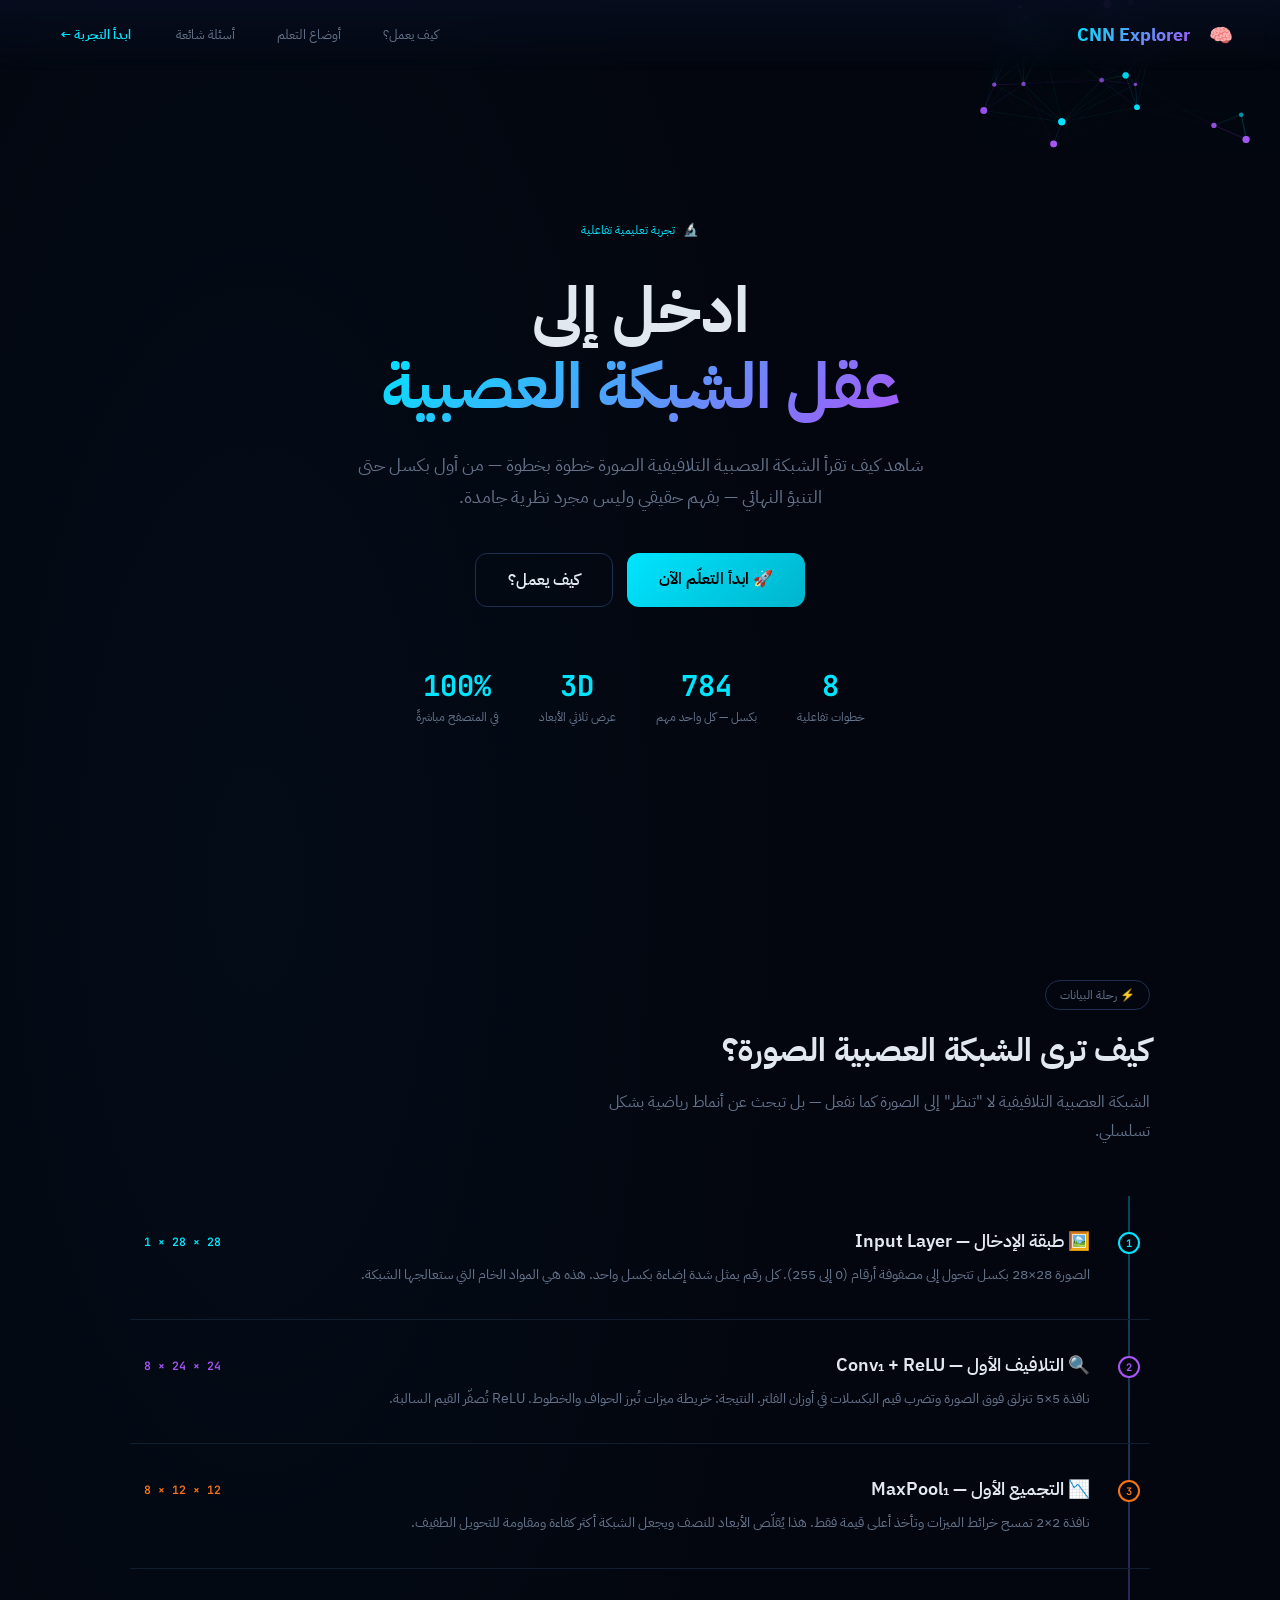
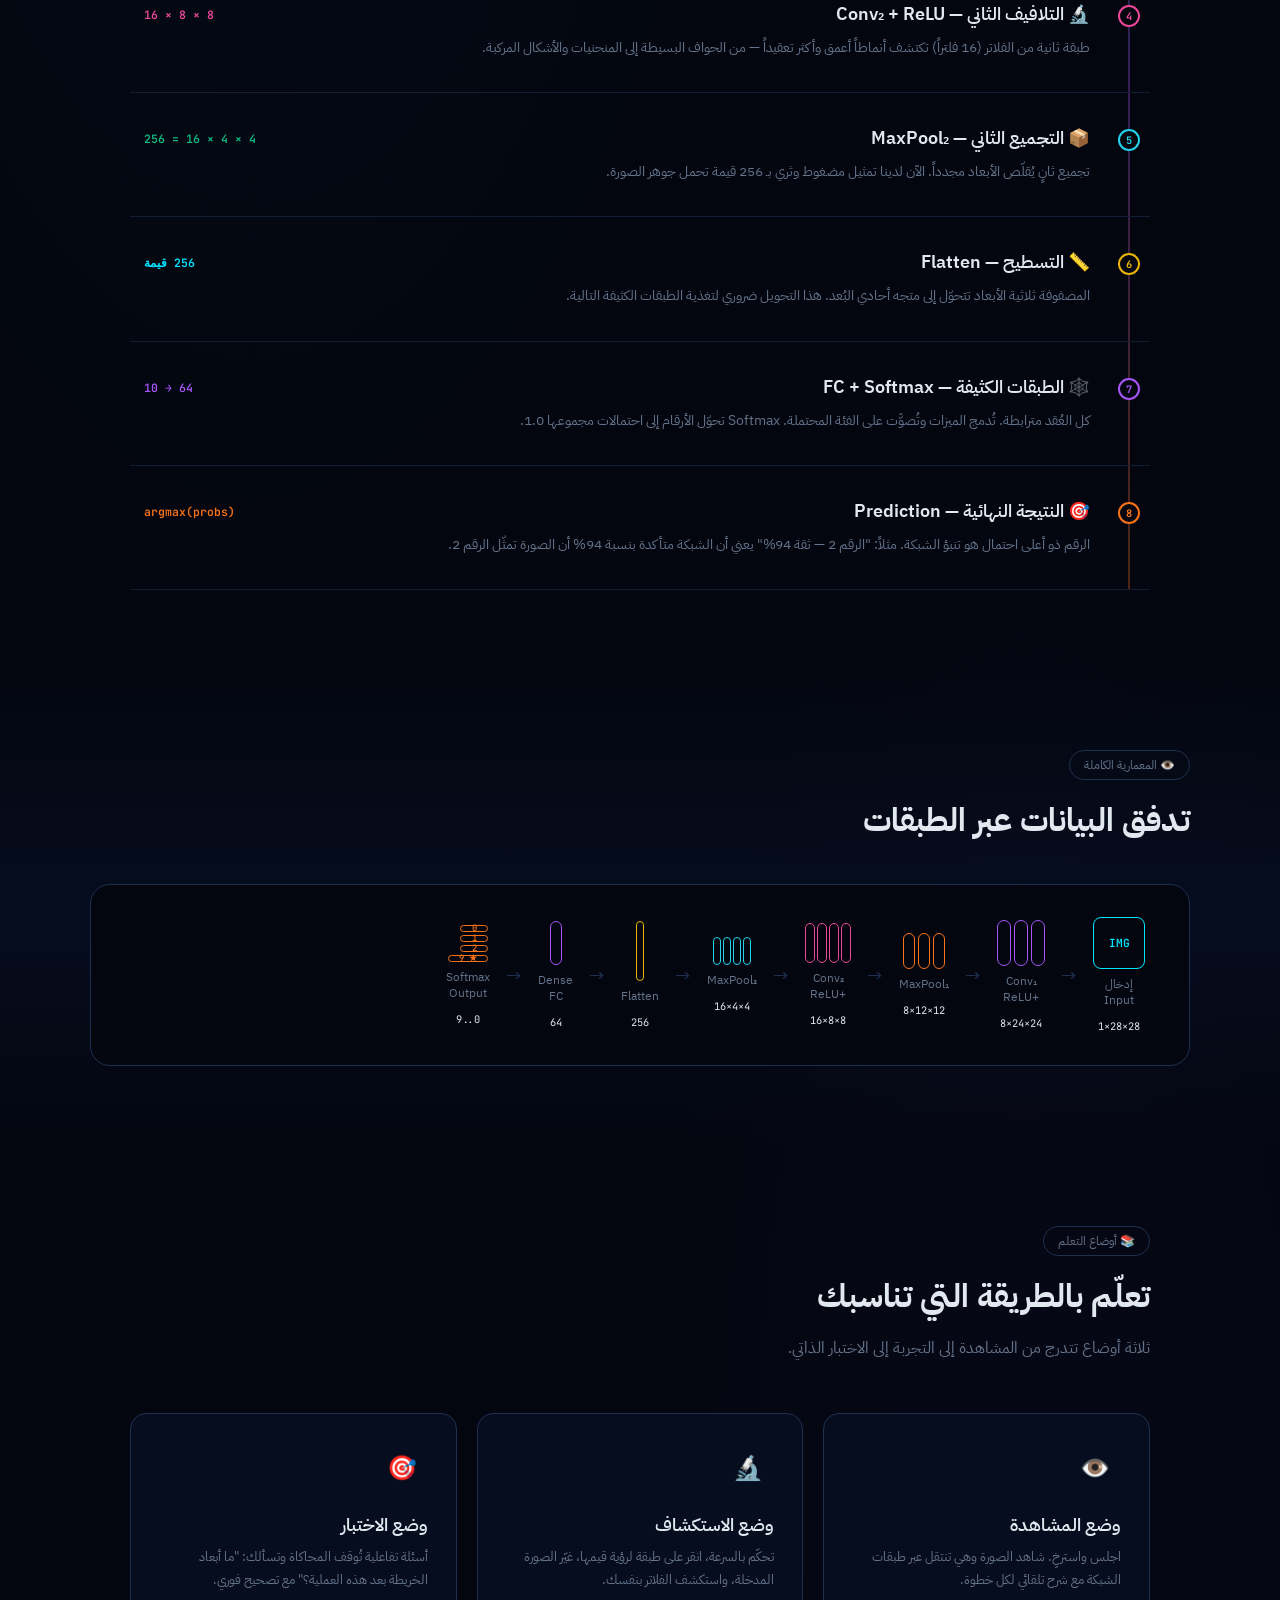
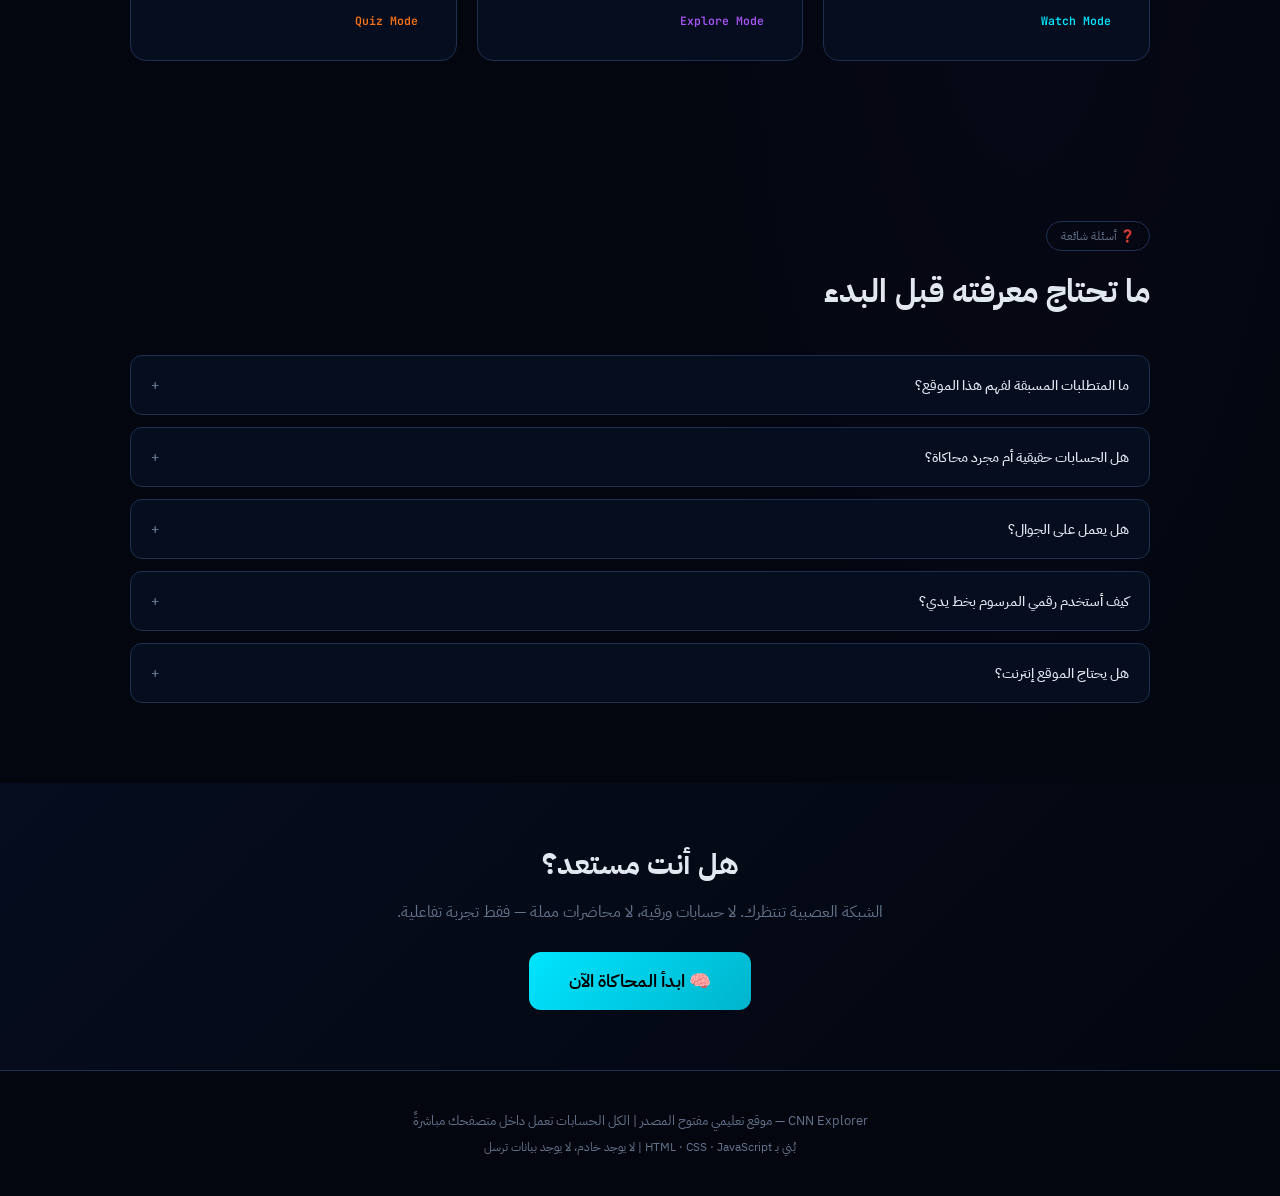
<file: index.html>
<!DOCTYPE html>
<html lang="ar" dir="rtl">
<head>
<meta charset="UTF-8"/>
<meta name="viewport" content="width=device-width,initial-scale=1"/>
<title>CNN Explorer — ادخل إلى عقل الشبكة العصبية</title>
<meta name="description" content="موقع تعليمي تفاعلي لفهم الشبكات العصبية التلافيفية CNN خطوة بخطوة"/>
<link rel="preconnect" href="https://fonts.googleapis.com"/>
<link href="https://fonts.googleapis.com/css2?family=IBM+Plex+Sans+Arabic:wght@300;400;500;600;700&family=JetBrains+Mono:wght@400;600&display=swap" rel="stylesheet"/>
<style>
:root{
  --bg:#03060f;--s1:#060d1e;--s2:#0a1628;--s3:#111d30;
  --cyan:#00e5ff;--cyan2:#00b4cc;--purple:#a855f7;--orange:#f97316;
  --green:#10b981;--pink:#ec4899;--yellow:#eab308;
  --text:#e2e8f0;--muted:#64748b;--dim:#1e3050;
  --font:'IBM Plex Sans Arabic',sans-serif;
  --mono:'JetBrains Mono',monospace;
}
*,*::before,*::after{box-sizing:border-box;margin:0;padding:0}
html{scroll-behavior:smooth}
body{
  font-family:var(--font);background:var(--bg);color:var(--text);
  min-height:100vh;overflow-x:hidden;
  background-image:
    radial-gradient(ellipse 70% 50% at 20% 20%,#0ea5e90a 0%,transparent 60%),
    radial-gradient(ellipse 50% 40% at 80% 70%,#7c3aed08 0%,transparent 60%);
}
::-webkit-scrollbar{width:5px}
::-webkit-scrollbar-track{background:var(--s1)}
::-webkit-scrollbar-thumb{background:var(--dim);border-radius:99px}

/* ── NAV ── */
nav{
  position:fixed;top:0;left:0;right:0;z-index:100;
  display:flex;align-items:center;justify-content:space-between;
  padding:16px 40px;
  background:linear-gradient(to bottom,#060d1eee,transparent);
  backdrop-filter:blur(12px);
}
.nav-logo{
  display:flex;align-items:center;gap:12px;text-decoration:none;
}
.nav-logo-icon{
  width:38px;height:38px;border-radius:10px;
  background:linear-gradient(135deg,var(--cyan)22,var(--purple)22);
  border:1px solid var(--cyan)44;
  display:flex;align-items:center;justify-content:center;font-size:1.2rem;
}
.nav-logo-text{font-size:1.1rem;font-weight:700;background:linear-gradient(135deg,var(--cyan),var(--purple));-webkit-background-clip:text;-webkit-text-fill-color:transparent;background-clip:text}
.nav-links{display:flex;gap:8px;align-items:center}
.nav-link{
  padding:7px 16px;border-radius:8px;text-decoration:none;
  font-size:.83rem;color:var(--muted);transition:.3s;border:1px solid transparent;
}
.nav-link:hover{color:var(--text);border-color:var(--dim);background:var(--s2)}
.nav-cta{
  padding:8px 20px;border-radius:8px;background:linear-gradient(135deg,var(--cyan)22,var(--purple)22);
  border:1px solid var(--cyan)55;color:var(--cyan);font-size:.83rem;font-weight:600;
  text-decoration:none;transition:.3s;
}
.nav-cta:hover{background:linear-gradient(135deg,var(--cyan)33,var(--purple)33);box-shadow:0 0 20px var(--cyan)22}

/* ── HERO ── */
.hero{
  min-height:100vh;display:flex;align-items:center;justify-content:center;
  padding:100px 40px 60px;position:relative;overflow:hidden;
}
.hero-canvas{position:absolute;inset:0;z-index:0}
.hero-content{position:relative;z-index:2;text-align:center;max-width:780px}
.hero-tag{
  display:inline-flex;align-items:center;gap:8px;
  padding:6px 16px;border-radius:99px;
  background:var(--cyan)11;border:1px solid var(--cyan)33;
  font-size:.78rem;color:var(--cyan);margin-bottom:28px;
  animation:fadeUp .6s ease both;
}
.hero-title{
  font-size:clamp(2.2rem,5vw,4rem);font-weight:700;line-height:1.2;
  margin-bottom:24px;animation:fadeUp .7s .1s ease both;
}
.hero-title .grad{
  background:linear-gradient(135deg,var(--cyan),var(--purple));
  -webkit-background-clip:text;-webkit-text-fill-color:transparent;background-clip:text;
}
.hero-sub{
  font-size:1.1rem;color:var(--muted);line-height:1.8;margin-bottom:40px;
  max-width:600px;margin-inline:auto;animation:fadeUp .7s .2s ease both;
}
.hero-btns{display:flex;gap:14px;justify-content:center;flex-wrap:wrap;animation:fadeUp .7s .3s ease both}
.btn-primary{
  padding:14px 32px;border-radius:12px;font-size:1rem;font-weight:600;
  background:linear-gradient(135deg,var(--cyan),var(--cyan2));
  color:#000;border:none;cursor:pointer;text-decoration:none;display:inline-block;
  transition:.3s;box-shadow:0 4px 24px var(--cyan)33;font-family:var(--font);
}
.btn-primary:hover{transform:translateY(-2px);box-shadow:0 8px 32px var(--cyan)44}
.btn-secondary{
  padding:14px 32px;border-radius:12px;font-size:1rem;font-weight:600;
  background:transparent;color:var(--text);border:1px solid var(--dim);
  cursor:pointer;text-decoration:none;display:inline-block;transition:.3s;
  font-family:var(--font);
}
.btn-secondary:hover{background:var(--s2);border-color:var(--muted)}
.hero-stats{
  display:flex;justify-content:center;gap:40px;margin-top:60px;flex-wrap:wrap;
  animation:fadeUp .7s .4s ease both;
}
.stat-item{text-align:center}
.stat-num{font-size:1.8rem;font-weight:700;color:var(--cyan);font-family:var(--mono)}
.stat-lbl{font-size:.78rem;color:var(--muted);margin-top:2px}

/* ── HOW IT WORKS ── */
.section{padding:80px 40px;max-width:1100px;margin:0 auto}
.section-tag{
  display:inline-flex;align-items:center;gap:6px;
  padding:5px 14px;border-radius:99px;border:1px solid var(--dim);
  font-size:.75rem;color:var(--muted);margin-bottom:16px;
}
.section-title{font-size:2rem;font-weight:700;margin-bottom:14px}
.section-sub{font-size:1rem;color:var(--muted);line-height:1.8;max-width:560px;margin-bottom:50px}

/* Timeline steps */
.timeline{position:relative;display:flex;flex-direction:column;gap:0}
.timeline::before{
  content:'';position:absolute;right:20px;top:0;bottom:0;width:2px;
  background:linear-gradient(to bottom,var(--cyan),var(--purple),var(--orange));
  opacity:.3;
}
.tl-step{
  display:grid;grid-template-columns:1fr auto;gap:32px;
  padding:32px 60px 32px 0;position:relative;
  border-bottom:1px solid var(--s3);
  opacity:0;transform:translateX(20px);
  transition:opacity .6s ease,transform .6s ease;
}
.tl-step.visible{opacity:1;transform:none}
.tl-dot{
  position:absolute;right:10px;top:36px;
  width:22px;height:22px;border-radius:50%;
  background:var(--bg);border:2px solid var(--cyan);
  display:flex;align-items:center;justify-content:center;
  font-size:.65rem;font-weight:700;color:var(--cyan);font-family:var(--mono);
}
.tl-content h3{font-size:1.1rem;font-weight:600;margin-bottom:8px}
.tl-content p{font-size:.88rem;color:var(--muted);line-height:1.8}
.tl-badge{
  align-self:flex-start;
  padding:6px 14px;border-radius:8px;font-size:.72rem;font-weight:600;
  white-space:nowrap;font-family:var(--mono);
}
.tl-badge.cyan{background:var(--cyan)15;color:var(--cyan);border:1px solid var(--cyan)33}
.tl-badge.purple{background:var(--purple)15;color:var(--purple);border:1px solid var(--purple)33}
.tl-badge.orange{background:var(--orange)15;color:var(--orange);border:1px solid var(--orange)33}
.tl-badge.green{background:var(--green)15;color:var(--green);border:1px solid var(--green)33}
.tl-badge.pink{background:var(--pink)15;color:var(--pink);border:1px solid var(--pink)33}

/* ── MODES ── */
.modes-grid{display:grid;grid-template-columns:repeat(auto-fit,minmax(280px,1fr));gap:20px}
.mode-card{
  background:var(--s1);border:1px solid var(--dim);border-radius:16px;
  padding:28px;cursor:pointer;transition:.3s;text-decoration:none;color:inherit;
  display:block;position:relative;overflow:hidden;
}
.mode-card::before{
  content:'';position:absolute;inset:0;border-radius:16px;
  background:linear-gradient(135deg,var(--card-color)08 0%,transparent 60%);
  opacity:0;transition:.3s;
}
.mode-card:hover{transform:translateY(-4px);border-color:var(--card-color)55;box-shadow:0 8px 40px var(--card-color)15}
.mode-card:hover::before{opacity:1}
.mode-icon{
  width:52px;height:52px;border-radius:12px;
  background:var(--card-color)18;border:1px solid var(--card-color)33;
  display:flex;align-items:center;justify-content:center;
  font-size:1.5rem;margin-bottom:18px;
}
.mode-card h3{font-size:1.1rem;font-weight:600;margin-bottom:8px}
.mode-card p{font-size:.84rem;color:var(--muted);line-height:1.7;margin-bottom:16px}
.mode-tag{
  display:inline-block;padding:4px 10px;border-radius:6px;
  background:var(--card-color)15;color:var(--card-color);
  font-size:.72rem;font-weight:600;border:1px solid var(--card-color)33;font-family:var(--mono);
}

/* ── PREVIEW ── */
.preview-section{
  padding:80px 40px;
  background:linear-gradient(to bottom,transparent,var(--s1),transparent);
}
.preview-inner{max-width:1100px;margin:0 auto}
.cnn-pipeline-preview{
  background:var(--bg);border:1px solid var(--dim);border-radius:20px;
  padding:32px;margin-top:40px;overflow-x:auto;
}
.pipeline-row{display:flex;align-items:center;gap:0;min-width:700px}
.pipe-layer{
  flex:0 0 auto;display:flex;flex-direction:column;align-items:center;gap:8px;padding:0 12px;
}
.pipe-block{
  border-radius:8px;border:1px solid var(--b-color);
  background:var(--b-color)15;
  display:flex;align-items:center;justify-content:center;
  font-family:var(--mono);font-size:.7rem;color:var(--b-color);
  font-weight:600;transition:.3s;cursor:default;
}
.pipe-block:hover{background:var(--b-color)25;transform:scale(1.05)}
.pipe-lbl{font-size:.72rem;color:var(--muted);text-align:center;line-height:1.4;white-space:nowrap}
.pipe-arrow{color:var(--dim);font-size:1.2rem;padding:0 4px;flex-shrink:0;align-self:center}
.pipe-dim{font-size:.65rem;font-family:var(--mono);color:var(--muted)40;margin-top:2px}

/* ── FAQ ── */
.faq-list{display:flex;flex-direction:column;gap:12px;margin-top:40px}
.faq-item{
  background:var(--s1);border:1px solid var(--dim);border-radius:12px;
  overflow:hidden;
}
.faq-q{
  padding:18px 20px;display:flex;justify-content:space-between;align-items:center;
  cursor:pointer;gap:16px;transition:.2s;
}
.faq-q:hover{background:var(--s2)}
.faq-q span{font-size:.9rem;font-weight:500}
.faq-icon{font-size:1.2rem;color:var(--muted);transition:.3s;flex-shrink:0}
.faq-a{
  max-height:0;overflow:hidden;
  transition:max-height .35s ease,padding .35s ease;
  font-size:.85rem;color:var(--muted);line-height:1.8;padding:0 20px;
}
.faq-item.open .faq-a{max-height:200px;padding:0 20px 18px}
.faq-item.open .faq-icon{transform:rotate(45deg);color:var(--cyan)}

/* ── FOOTER ── */
footer{
  border-top:1px solid var(--dim);padding:40px;text-align:center;
  color:var(--muted);font-size:.82rem;
}
footer a{color:var(--cyan);text-decoration:none}

/* ── ANIMATIONS ── */
@keyframes fadeUp{from{opacity:0;transform:translateY(20px)}to{opacity:1;transform:none}}
@keyframes float{0%,100%{transform:translateY(0)}50%{transform:translateY(-8px)}}
@keyframes pulse{0%,100%{opacity:.6}50%{opacity:1}}
@keyframes spin{from{transform:rotate(0deg)}to{transform:rotate(360deg)}}

/* ── RESPONSIVE ── */
@media(max-width:768px){
  nav{padding:12px 20px}
  .hero{padding:80px 20px 40px}
  .section{padding:50px 20px}
  .tl-step{grid-template-columns:1fr;padding-right:50px}
  .hero-stats{gap:24px}
}
</style>
</head>
<body>

<!-- NAV -->
<nav>
  <a href="index.html" class="nav-logo">
    <div class="nav-logo-icon">🧠</div>
    <span class="nav-logo-text">CNN Explorer</span>
  </a>
  <div class="nav-links">
    <a href="#how" class="nav-link">كيف يعمل؟</a>
    <a href="#modes" class="nav-link">أوضاع التعلم</a>
    <a href="#faq" class="nav-link">أسئلة شائعة</a>
    <a href="simulator.html" class="nav-cta">ابدأ التجربة ←</a>
  </div>
</nav>

<!-- HERO -->
<section class="hero">
  <canvas class="hero-canvas" id="hero-canvas"></canvas>
  <div class="hero-content">
    <div class="hero-tag">
      <span>🔬</span>
      <span>تجربة تعليمية تفاعلية</span>
    </div>
    <h1 class="hero-title">
      ادخل إلى<br/>
      <span class="grad">عقل الشبكة العصبية</span>
    </h1>
    <p class="hero-sub">
      شاهد كيف تقرأ الشبكة العصبية التلافيفية الصورة خطوة بخطوة — من أول بكسل
      حتى التنبؤ النهائي — بفهم حقيقي وليس مجرد نظرية جامدة.
    </p>
    <div class="hero-btns">
      <a href="simulator.html" class="btn-primary">🚀 ابدأ التعلّم الآن</a>
      <a href="#how" class="btn-secondary">كيف يعمل؟</a>
    </div>
    <div class="hero-stats">
      <div class="stat-item"><div class="stat-num">8</div><div class="stat-lbl">خطوات تفاعلية</div></div>
      <div class="stat-item"><div class="stat-num">784</div><div class="stat-lbl">بكسل — كل واحد مهم</div></div>
      <div class="stat-item"><div class="stat-num">3D</div><div class="stat-lbl">عرض ثلاثي الأبعاد</div></div>
      <div class="stat-item"><div class="stat-num">100%</div><div class="stat-lbl">في المتصفح مباشرةً</div></div>
    </div>
  </div>
</section>

<!-- HOW IT WORKS -->
<section class="section" id="how">
  <div class="section-tag">⚡ رحلة البيانات</div>
  <h2 class="section-title">كيف ترى الشبكة العصبية الصورة؟</h2>
  <p class="section-sub">الشبكة العصبية التلافيفية لا "تنظر" إلى الصورة كما نفعل — بل تبحث عن أنماط رياضية بشكل تسلسلي.</p>
  <div class="timeline">
    <div class="tl-step"><div class="tl-content"><h3>🖼️ طبقة الإدخال — Input Layer</h3><p>الصورة 28×28 بكسل تتحول إلى مصفوفة أرقام (0 إلى 255). كل رقم يمثل شدة إضاءة بكسل واحد. هذه هي المواد الخام التي ستعالجها الشبكة.</p></div><div class="tl-badge cyan">28 × 28 × 1</div><div class="tl-dot">1</div></div>
    <div class="tl-step"><div class="tl-content"><h3>🔍 التلافيف الأول — Conv₁ + ReLU</h3><p>نافذة 5×5 تنزلق فوق الصورة وتضرب قيم البكسلات في أوزان الفلتر. النتيجة: خريطة ميزات تُبرز الحواف والخطوط. ReLU تُصفّر القيم السالبة.</p></div><div class="tl-badge purple">24 × 24 × 8</div><div class="tl-dot">2</div></div>
    <div class="tl-step"><div class="tl-content"><h3>📉 التجميع الأول — MaxPool₁</h3><p>نافذة 2×2 تمسح خرائط الميزات وتأخذ أعلى قيمة فقط. هذا يُقلّص الأبعاد للنصف ويجعل الشبكة أكثر كفاءة ومقاومة للتحويل الطفيف.</p></div><div class="tl-badge orange">12 × 12 × 8</div><div class="tl-dot">3</div></div>
    <div class="tl-step"><div class="tl-content"><h3>🔬 التلافيف الثاني — Conv₂ + ReLU</h3><p>طبقة ثانية من الفلاتر (16 فلتراً) تكتشف أنماطاً أعمق وأكثر تعقيداً — من الحواف البسيطة إلى المنحنيات والأشكال المركبة.</p></div><div class="tl-badge pink">8 × 8 × 16</div><div class="tl-dot">4</div></div>
    <div class="tl-step"><div class="tl-content"><h3>📦 التجميع الثاني — MaxPool₂</h3><p>تجميع ثانٍ يُقلّص الأبعاد مجدداً. الآن لدينا تمثيل مضغوط وثري بـ 256 قيمة تحمل جوهر الصورة.</p></div><div class="tl-badge green">4 × 4 × 16 = 256</div><div class="tl-dot">5</div></div>
    <div class="tl-step"><div class="tl-content"><h3>📏 التسطيح — Flatten</h3><p>المصفوفة ثلاثية الأبعاد تتحوّل إلى متجه أحادي البُعد. هذا التحويل ضروري لتغذية الطبقات الكثيفة التالية.</p></div><div class="tl-badge cyan">256 قيمة</div><div class="tl-dot">6</div></div>
    <div class="tl-step"><div class="tl-content"><h3>🕸️ الطبقات الكثيفة — FC + Softmax</h3><p>كل العُقد مترابطة. تُدمج الميزات وتُصوَّت على الفئة المحتملة. Softmax تحوّل الأرقام إلى احتمالات مجموعها 1.0.</p></div><div class="tl-badge purple">64 → 10</div><div class="tl-dot">7</div></div>
    <div class="tl-step"><div class="tl-content"><h3>🎯 النتيجة النهائية — Prediction</h3><p>الرقم ذو أعلى احتمال هو تنبؤ الشبكة. مثلاً: "الرقم 2 — ثقة 94%" يعني أن الشبكة متأكدة بنسبة 94% أن الصورة تمثّل الرقم 2.</p></div><div class="tl-badge orange">argmax(probs)</div><div class="tl-dot">8</div></div>
  </div>
</section>

<!-- PIPELINE PREVIEW -->
<section class="preview-section">
  <div class="preview-inner">
    <div class="section-tag">👁️ المعمارية الكاملة</div>
    <h2 class="section-title">تدفق البيانات عبر الطبقات</h2>
    <div class="cnn-pipeline-preview">
      <div class="pipeline-row">
        <div class="pipe-layer">
          <div class="pipe-block" style="--b-color:#00e5ff;width:52px;height:52px">IMG</div>
          <div class="pipe-lbl">إدخال<br/>Input</div>
          <div class="pipe-dim">28×28×1</div>
        </div>
        <div class="pipe-arrow">→</div>
        <div class="pipe-layer">
          <div style="display:flex;gap:3px">
            <div class="pipe-block" style="--b-color:#a855f7;width:14px;height:46px"></div>
            <div class="pipe-block" style="--b-color:#a855f7;width:14px;height:46px"></div>
            <div class="pipe-block" style="--b-color:#a855f7;width:14px;height:46px"></div>
          </div>
          <div class="pipe-lbl">Conv₁<br/>+ReLU</div>
          <div class="pipe-dim">24×24×8</div>
        </div>
        <div class="pipe-arrow">→</div>
        <div class="pipe-layer">
          <div style="display:flex;gap:3px">
            <div class="pipe-block" style="--b-color:#f97316;width:12px;height:36px"></div>
            <div class="pipe-block" style="--b-color:#f97316;width:12px;height:36px"></div>
            <div class="pipe-block" style="--b-color:#f97316;width:12px;height:36px"></div>
          </div>
          <div class="pipe-lbl">MaxPool₁</div>
          <div class="pipe-dim">12×12×8</div>
        </div>
        <div class="pipe-arrow">→</div>
        <div class="pipe-layer">
          <div style="display:flex;gap:2px">
            <div class="pipe-block" style="--b-color:#ec4899;width:10px;height:40px"></div>
            <div class="pipe-block" style="--b-color:#ec4899;width:10px;height:40px"></div>
            <div class="pipe-block" style="--b-color:#ec4899;width:10px;height:40px"></div>
            <div class="pipe-block" style="--b-color:#ec4899;width:10px;height:40px"></div>
          </div>
          <div class="pipe-lbl">Conv₂<br/>+ReLU</div>
          <div class="pipe-dim">8×8×16</div>
        </div>
        <div class="pipe-arrow">→</div>
        <div class="pipe-layer">
          <div style="display:flex;gap:2px">
            <div class="pipe-block" style="--b-color:#22d3ee;width:8px;height:28px"></div>
            <div class="pipe-block" style="--b-color:#22d3ee;width:8px;height:28px"></div>
            <div class="pipe-block" style="--b-color:#22d3ee;width:8px;height:28px"></div>
            <div class="pipe-block" style="--b-color:#22d3ee;width:8px;height:28px"></div>
          </div>
          <div class="pipe-lbl">MaxPool₂</div>
          <div class="pipe-dim">4×4×16</div>
        </div>
        <div class="pipe-arrow">→</div>
        <div class="pipe-layer">
          <div class="pipe-block" style="--b-color:#eab308;width:8px;height:60px"></div>
          <div class="pipe-lbl">Flatten</div>
          <div class="pipe-dim">256</div>
        </div>
        <div class="pipe-arrow">→</div>
        <div class="pipe-layer">
          <div class="pipe-block" style="--b-color:#a855f7;width:12px;height:44px"></div>
          <div class="pipe-lbl">Dense<br/>FC</div>
          <div class="pipe-dim">64</div>
        </div>
        <div class="pipe-arrow">→</div>
        <div class="pipe-layer">
          <div style="display:flex;flex-direction:column;gap:3px">
            <div class="pipe-block" style="--b-color:#f97316;width:28px;height:7px;font-size:.55rem">0</div>
            <div class="pipe-block" style="--b-color:#f97316;width:28px;height:7px;font-size:.55rem">1</div>
            <div class="pipe-block" style="--b-color:#f97316;width:28px;height:7px;font-size:.55rem">2</div>
            <div class="pipe-block" style="--b-color:#f97316;width:40px;height:7px;font-size:.55rem">★ 9</div>
          </div>
          <div class="pipe-lbl">Softmax<br/>Output</div>
          <div class="pipe-dim">0..9</div>
        </div>
      </div>
    </div>
  </div>
</section>

<!-- MODES -->
<section class="section" id="modes">
  <div class="section-tag">📚 أوضاع التعلم</div>
  <h2 class="section-title">تعلّم بالطريقة التي تناسبك</h2>
  <p class="section-sub">ثلاثة أوضاع تتدرج من المشاهدة إلى التجربة إلى الاختبار الذاتي.</p>
  <div class="modes-grid">
    <a href="simulator.html?mode=watch" class="mode-card" style="--card-color:#00e5ff">
      <div class="mode-icon">👁️</div>
      <h3>وضع المشاهدة</h3>
      <p>اجلس واسترخِ. شاهد الصورة وهي تنتقل عبر طبقات الشبكة مع شرح تلقائي لكل خطوة.</p>
      <span class="mode-tag">Watch Mode</span>
    </a>
    <a href="simulator.html?mode=explore" class="mode-card" style="--card-color:#a855f7">
      <div class="mode-icon">🔬</div>
      <h3>وضع الاستكشاف</h3>
      <p>تحكّم بالسرعة، انقر على طبقة لرؤية قيمها، غيّر الصورة المدخلة، واستكشف الفلاتر بنفسك.</p>
      <span class="mode-tag">Explore Mode</span>
    </a>
    <a href="simulator.html?mode=quiz" class="mode-card" style="--card-color:#f97316">
      <div class="mode-icon">🎯</div>
      <h3>وضع الاختبار</h3>
      <p>أسئلة تفاعلية تُوقف المحاكاة وتسألك: "ما أبعاد الخريطة بعد هذه العملية؟" مع تصحيح فوري.</p>
      <span class="mode-tag">Quiz Mode</span>
    </a>
  </div>
</section>

<!-- FAQ -->
<section class="section" id="faq">
  <div class="section-tag">❓ أسئلة شائعة</div>
  <h2 class="section-title">ما تحتاج معرفته قبل البدء</h2>
  <div class="faq-list">
    <div class="faq-item">
      <div class="faq-q"><span>ما المتطلبات المسبقة لفهم هذا الموقع؟</span><span class="faq-icon">+</span></div>
      <div class="faq-a">لا تحتاج أي خلفية مسبقة في الذكاء الاصطناعي. المفاهيم الأساسية في الرياضيات (الضرب والجمع) كافية لفهم ما يحدث. الموقع يشرح كل شيء بصرياً قبل العمق الرياضي.</div>
    </div>
    <div class="faq-item">
      <div class="faq-q"><span>هل الحسابات حقيقية أم مجرد محاكاة؟</span><span class="faq-icon">+</span></div>
      <div class="faq-a">الحسابات حقيقية 100%. الموقع ينفّذ خوارزمية CNN كاملة (Convolution + ReLU + MaxPooling + Dense + Softmax) داخل المتصفح مباشرةً باستخدام JavaScript، مع عرض القيم الحقيقية الناتجة.</div>
    </div>
    <div class="faq-item">
      <div class="faq-q"><span>هل يعمل على الجوال؟</span><span class="faq-icon">+</span></div>
      <div class="faq-a">نعم، الموقع متجاوب مع جميع أحجام الشاشات. لكن التجربة الأفضل تكون على حاسوب مكتبي أو لاب توب لتتمكن من رؤية تفاصيل خرائط الميزات والتحكم الكامل بالمحاكاة.</div>
    </div>
    <div class="faq-item">
      <div class="faq-q"><span>كيف أستخدم رقمي المرسوم بخط يدي؟</span><span class="faq-icon">+</span></div>
      <div class="faq-a">في صفحة المحاكاة، ستجد لوحة رسم سوداء في لوحة التحكم اليسرى. ارسم أي رقم (0-9)، ثم اضغط "تشغيل" لرؤية الشبكة تحلّل رسمك خطوة بخطوة.</div>
    </div>
    <div class="faq-item">
      <div class="faq-q"><span>هل يحتاج الموقع إنترنت؟</span><span class="faq-icon">+</span></div>
      <div class="faq-a">لتحميل الخطوط والأيقونات فقط. بعد التحميل الأول، كل الحسابات تعمل محلياً. يمكنك تشغيله من جهازك بشكل كامل.</div>
    </div>
  </div>
</section>

<!-- CTA -->
<section style="padding:60px 40px;text-align:center;background:linear-gradient(135deg,var(--s1),var(--bg))">
  <h2 style="font-size:1.8rem;font-weight:700;margin-bottom:14px">هل أنت مستعد؟</h2>
  <p style="color:var(--muted);font-size:1rem;margin-bottom:28px">الشبكة العصبية تنتظرك. لا حسابات ورقية، لا محاضرات مملة — فقط تجربة تفاعلية.</p>
  <a href="simulator.html" class="btn-primary" style="font-size:1.1rem;padding:16px 40px">🧠 ابدأ المحاكاة الآن</a>
</section>

<footer>
  <p>CNN Explorer — موقع تعليمي مفتوح المصدر | الكل الحسابات تعمل داخل متصفحك مباشرةً</p>
  <p style="margin-top:8px;font-size:.75rem">بُني بـ HTML · CSS · JavaScript | لا يوجد خادم، لا يوجد بيانات ترسل</p>
</footer>

<script>
// ── Hero Canvas Animation ──
const cv=document.getElementById('hero-canvas');
const ctx=cv.getContext('2d');
let W,H,nodes=[];

function resize(){W=cv.width=cv.offsetWidth;H=cv.height=cv.offsetHeight;if(nodes.length<30)initNodes();}
window.addEventListener('resize',resize);

function initNodes(){
  nodes=[];
  const n=Math.floor(W*H/22000)+18;
  for(let i=0;i<n;i++){
    nodes.push({
      x:Math.random()*W,y:Math.random()*H,
      vx:(Math.random()-.5)*.25,vy:(Math.random()-.5)*.25,
      r:1.5+Math.random()*2,
      col:Math.random()<.5?'0,229,255':'168,85,247',
      phase:Math.random()*Math.PI*2
    });
  }
}

function drawHero(ts){
  requestAnimationFrame(drawHero);
  ctx.fillStyle='rgba(3,6,15,0.18)';
  ctx.fillRect(0,0,W,H);

  nodes.forEach(n=>{
    n.x+=n.vx;n.y+=n.vy;
    if(n.x<0)n.x=W;if(n.x>W)n.x=0;
    if(n.y<0)n.y=H;if(n.y>H)n.y=0;
    const pulse=0.5+0.5*Math.sin(ts*.001+n.phase);
    ctx.beginPath();ctx.arc(n.x,n.y,n.r*(0.8+0.4*pulse),0,Math.PI*2);
    ctx.fillStyle=`rgba(${n.col},${0.4+0.6*pulse})`;ctx.fill();
  });

  // Draw connections
  for(let i=0;i<nodes.length;i++){
    for(let j=i+1;j<nodes.length;j++){
      const dx=nodes[i].x-nodes[j].x,dy=nodes[i].y-nodes[j].y;
      const dist=Math.sqrt(dx*dx+dy*dy);
      if(dist<130){
        const alpha=(1-dist/130)*0.15;
        ctx.strokeStyle=`rgba(${nodes[i].col},${alpha})`;
        ctx.lineWidth=.6;
        ctx.beginPath();ctx.moveTo(nodes[i].x,nodes[i].y);ctx.lineTo(nodes[j].x,nodes[j].y);ctx.stroke();
      }
    }
  }
}

resize();
requestAnimationFrame(drawHero);

// ── Timeline scroll reveal ──
const observer=new IntersectionObserver(entries=>{
  entries.forEach(e=>{if(e.isIntersecting)e.target.classList.add('visible');});
},{threshold:.15});
document.querySelectorAll('.tl-step').forEach(el=>observer.observe(el));

// ── FAQ ──
document.querySelectorAll('.faq-q').forEach(q=>{
  q.addEventListener('click',()=>{
    const item=q.parentElement;
    const wasOpen=item.classList.contains('open');
    document.querySelectorAll('.faq-item').forEach(i=>i.classList.remove('open'));
    if(!wasOpen)item.classList.add('open');
  });
});

// ── Color tl-dots per step ──
const dotColors=['#00e5ff','#a855f7','#f97316','#ec4899','#22d3ee','#eab308','#a855f7','#f97316'];
document.querySelectorAll('.tl-dot').forEach((d,i)=>{
  d.style.borderColor=dotColors[i]||'#00e5ff';
  d.style.color=dotColors[i]||'#00e5ff';
  d.textContent=i+1;
});
</script>
</body>
</html>
</file>
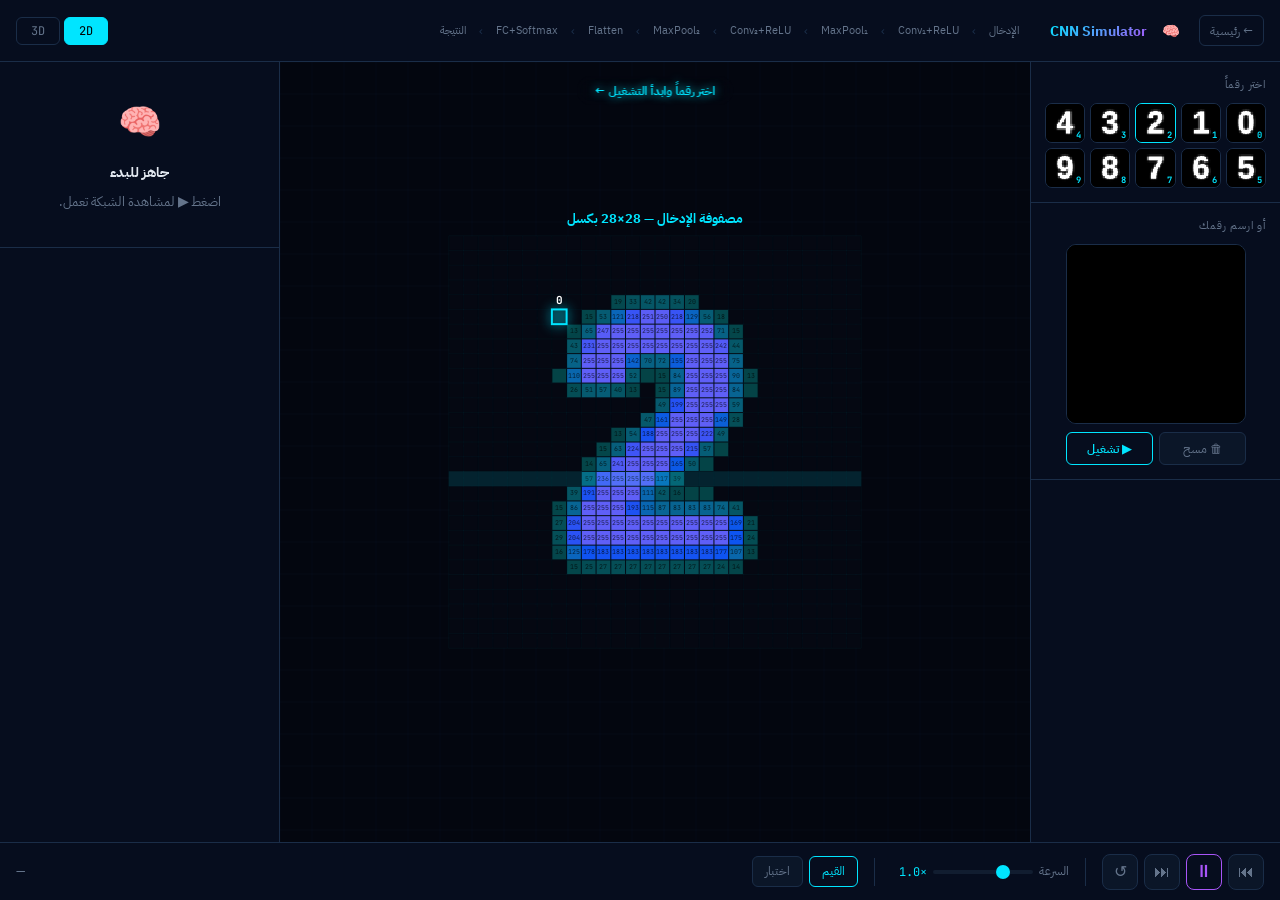
<file: simulator.html>
<!DOCTYPE html>
<html lang="ar" dir="rtl">
<head>
<meta charset="UTF-8"/><meta name="viewport" content="width=device-width,initial-scale=1"/>
<title>CNN Simulator — محاكاة تفاعلية للشبكة العصبية</title>
<link href="https://fonts.googleapis.com/css2?family=IBM+Plex+Sans+Arabic:wght@300;400;500;600;700&family=JetBrains+Mono:wght@400;600&display=swap" rel="stylesheet"/>
<style>
:root{
  --bg:#03060f;--s1:#060d1e;--s2:#0b1628;--s3:#111d30;
  --cyan:#00e5ff;--cyan2:#00b8d4;--purple:#a855f7;--orange:#f97316;
  --green:#10b981;--pink:#ec4899;--yellow:#eab308;
  --red:#ef4444;--blue:#3b82f6;
  --text:#e2e8f0;--muted:#64748b;--dim:#1a2d48;
  --font:'IBM Plex Sans Arabic',sans-serif;--mono:'JetBrains Mono',monospace;
  --hdr:62px;--ctrl:58px;
}
*,*::before,*::after{box-sizing:border-box;margin:0;padding:0}
html,body{height:100%;overflow:hidden;font-family:var(--font);background:var(--bg);color:var(--text)}
::-webkit-scrollbar{width:4px;height:4px}
::-webkit-scrollbar-track{background:var(--s1)}
::-webkit-scrollbar-thumb{background:var(--dim);border-radius:99px}
.mono{font-family:var(--mono)}

/* ─── HEADER ─── */
.hdr{
  height:var(--hdr);display:flex;align-items:center;
  background:var(--s1);border-bottom:1px solid var(--dim);
  padding:0 16px;gap:12px;position:relative;z-index:50;
  flex-shrink:0;
}
.hdr-logo{display:flex;align-items:center;gap:8px;text-decoration:none;flex-shrink:0}
.hdr-logo-icon{width:32px;height:32px;border-radius:8px;background:linear-gradient(135deg,var(--cyan)22,var(--purple)22);border:1px solid var(--cyan)44;display:flex;align-items:center;justify-content:center;font-size:.9rem}
.hdr-logo-txt{font-size:.9rem;font-weight:700;background:linear-gradient(135deg,var(--cyan),var(--purple));-webkit-background-clip:text;-webkit-text-fill-color:transparent;background-clip:text}
.back-lnk{display:flex;align-items:center;gap:4px;text-decoration:none;color:var(--muted);font-size:.78rem;padding:5px 10px;border-radius:6px;border:1px solid var(--dim);transition:.2s;flex-shrink:0}
.back-lnk:hover{color:var(--text);border-color:var(--muted)}

/* Pipeline in header */
.pipeline{display:flex;align-items:center;gap:0;overflow-x:auto;flex:1;padding:0 8px}
.pipeline::-webkit-scrollbar{height:2px}
.pp-item{
  display:flex;align-items:center;gap:0;flex-shrink:0;
  padding:4px 10px;border-radius:6px;font-size:.7rem;
  color:var(--muted);background:transparent;border:1px solid transparent;
  cursor:pointer;transition:.2s;white-space:nowrap;
}
.pp-item:hover{color:var(--text);background:var(--s2)}
.pp-item.active{color:var(--cyan);border-color:var(--cyan)44;background:var(--cyan)0a;text-shadow:0 0 8px var(--cyan)88}
.pp-item.done{color:var(--purple)99;border-color:var(--purple)22}
.pp-arrow{color:var(--dim);font-size:.8rem;padding:0 2px;flex-shrink:0}

.view-toggle{display:flex;gap:4px;flex-shrink:0}
.vbtn{padding:5px 14px;border-radius:6px;border:1px solid var(--dim);background:transparent;color:var(--muted);font-size:.75rem;font-family:var(--mono);cursor:pointer;transition:.2s}
.vbtn.active{background:var(--cyan);color:#000;border-color:var(--cyan)}

/* ─── MAIN LAYOUT ─── */
.sim-main{
  display:grid;
  grid-template-columns:250px 1fr 280px;
  height:calc(100vh - var(--hdr) - var(--ctrl));
  overflow:hidden;
}

/* ─── LEFT PANEL ─── */
.panel-l{
  background:var(--s1);border-left:1px solid var(--dim);
  overflow-y:auto;display:flex;flex-direction:column;gap:0;
}
.p-section{padding:14px;border-bottom:1px solid var(--dim)}
.p-section-title{font-size:.7rem;text-transform:uppercase;letter-spacing:.8px;color:var(--muted);margin-bottom:10px}

/* Digit grid */
.digit-grid{display:grid;grid-template-columns:repeat(5,1fr);gap:5px}
.digit-btn{
  aspect-ratio:1;border-radius:7px;border:1.5px solid var(--dim);
  background:var(--bg);cursor:pointer;overflow:hidden;position:relative;
  transition:.2s;display:flex;flex-direction:column;align-items:center;justify-content:center;
}
.digit-btn canvas{image-rendering:pixelated;width:100%!important;height:100%!important;display:block}
.digit-btn .dlbl{position:absolute;bottom:1px;right:3px;font-size:.55rem;font-weight:700;font-family:var(--mono);color:var(--cyan);text-shadow:0 0 4px #000}
.digit-btn:hover{border-color:var(--cyan);transform:scale(1.06);box-shadow:0 0 10px var(--cyan)22}
.digit-btn.sel{border-color:var(--cyan);box-shadow:0 0 14px var(--cyan)33;background:var(--cyan)0a}

/* Draw canvas */
.draw-wrap{display:flex;flex-direction:column;align-items:center;gap:8px}
#draw-canvas{
  border:1.5px solid var(--dim);border-radius:10px;background:#000;
  cursor:crosshair;display:block;width:180px;height:180px;
  transition:border-color .2s;
}
#draw-canvas:hover{border-color:var(--cyan)}
.draw-btns{display:flex;gap:6px;width:180px}
.dbtn{flex:1;padding:6px;border-radius:6px;border:1px solid var(--dim);background:var(--s2);color:var(--muted);font-size:.78rem;cursor:pointer;transition:.2s;font-family:var(--font)}
.dbtn:hover{border-color:var(--muted);color:var(--text)}
.dbtn.cyan{background:linear-gradient(135deg,var(--cyan)18,var(--cyan2)0a);border-color:var(--cyan)55;color:var(--cyan);font-weight:600}
.dbtn.cyan:hover{box-shadow:0 0 12px var(--cyan)22}

/* Filter chips */
.filter-grid{display:flex;flex-wrap:wrap;gap:5px}
.fchip{width:36px;height:36px;border-radius:6px;border:1.5px solid var(--dim);cursor:pointer;overflow:hidden;transition:.2s;image-rendering:pixelated}
.fchip:hover,.fchip.sel{border-color:var(--orange);box-shadow:0 0 10px var(--orange)33;transform:scale(1.12)}
.fchip-lbl{font-size:.6rem;font-family:var(--mono);color:var(--muted);text-align:center;margin-top:2px}

/* ─── CENTER CANVAS PANEL ─── */
.panel-c{
  position:relative;overflow:hidden;background:var(--bg);
  display:flex;flex-direction:column;
}
.viz-wrap{position:relative;flex:1;min-height:0;overflow:hidden}
#main-canvas{position:absolute;inset:0;width:100%;height:100%}
.view-3d-wrap{position:absolute;inset:0;display:none}
.view-3d-wrap.show{display:block}
#canvas-3d{width:100%;height:100%}
.step-badge{
  position:absolute;top:14px;left:50%;transform:translateX(-50%);
  background:linear-gradient(135deg,var(--cyan)18,var(--purple)0a);
  border:1px solid var(--cyan)44;color:var(--cyan);padding:5px 18px;
  border-radius:99px;font-size:.78rem;font-weight:600;
  backdrop-filter:blur(8px);pointer-events:none;white-space:nowrap;
  text-shadow:0 0 10px var(--cyan);z-index:10;
  transition:opacity .3s;
}

/* ─── RIGHT PANEL ─── */
.panel-r{
  background:var(--s1);border-right:1px solid var(--dim);
  overflow-y:auto;display:flex;flex-direction:column;gap:0;
}
.r-section{padding:14px;border-bottom:1px solid var(--dim)}
.r-title{font-size:.78rem;font-weight:600;margin-bottom:10px;display:flex;align-items:center;gap:6px}

/* Step card */
.step-card{animation:fadeUp .35s ease both}
@keyframes fadeUp{from{opacity:0;transform:translateY(8px)}to{opacity:1;transform:none}}
.step-num-badge{
  width:28px;height:28px;border-radius:50%;display:flex;align-items:center;justify-content:center;
  font-size:.78rem;font-weight:700;font-family:var(--mono);flex-shrink:0;
  background:linear-gradient(135deg,var(--step-c),var(--step-c)88);color:#000;
}
.step-head{display:flex;align-items:center;gap:8px;margin-bottom:10px;padding-bottom:8px;border-bottom:1px solid var(--dim)}
.step-title-txt{font-size:.85rem;font-weight:600;line-height:1.4}
.step-desc{font-size:.8rem;color:var(--muted);line-height:1.75;margin-bottom:10px}
.step-desc strong{color:var(--text)}
.math-box{
  background:#060e1c;border:1px solid var(--dim);border-radius:8px;
  padding:10px 12px;font-family:var(--mono);font-size:.7rem;
  color:#22d3ee;line-height:1.9;direction:ltr;text-align:left;
  overflow-x:auto;margin-bottom:10px;
}
.math-box .cmt{color:#2d5a6a}
.stats-table{width:100%;border-collapse:collapse}
.stats-table tr{border-bottom:1px solid var(--dim)}
.stats-table tr:last-child{border-bottom:none}
.stats-table td{padding:5px 0;font-size:.75rem}
.stats-table td:first-child{color:var(--muted)}
.stats-table td:last-child{font-family:var(--mono);text-align:left;color:var(--cyan)}
.td-orange{color:var(--orange)!important}
.td-purple{color:var(--purple)!important}
.td-green{color:var(--green)!important}

/* Output bars */
.out-row{display:grid;grid-template-columns:18px 1fr 42px;align-items:center;gap:6px;margin-bottom:5px}
.out-lbl{font-family:var(--mono);font-size:.72rem;color:var(--muted);text-align:center}
.out-track{height:7px;background:var(--s3);border-radius:99px;overflow:hidden}
.out-fill{height:100%;border-radius:99px;background:linear-gradient(90deg,var(--cyan2),var(--cyan));transition:width .7s cubic-bezier(.4,0,.2,1)}
.out-fill.top{background:linear-gradient(90deg,#f97316,#fbbf24);box-shadow:0 0 8px #f9731655}
.out-pct{font-family:var(--mono);font-size:.7rem;color:var(--muted);text-align:right}
.out-row.hi .out-lbl,.out-row.hi .out-pct{color:var(--orange);font-weight:700}

.pred-card{
  background:linear-gradient(135deg,#1a0800,#0d0400);
  border:2px solid var(--orange);border-radius:12px;padding:14px;
  text-align:center;margin-top:10px;box-shadow:0 0 20px var(--orange)18;
}
.pred-digit{font-size:2.8rem;font-family:var(--mono);font-weight:900;color:var(--orange);text-shadow:0 0 20px var(--orange);line-height:1}
.pred-conf{font-size:.8rem;color:var(--muted);margin-top:4px}
.pred-conf span{color:var(--yellow);font-weight:700}

/* ─── CONTROLS BAR ─── */
.ctrl-bar{
  height:var(--ctrl);display:flex;align-items:center;
  background:var(--s1);border-top:1px solid var(--dim);
  padding:0 16px;gap:16px;flex-shrink:0;
}
.ctrl-grp{display:flex;align-items:center;gap:6px}
.cbtn{
  width:36px;height:36px;border-radius:8px;border:1px solid var(--dim);
  background:var(--s2);color:var(--muted);font-size:1rem;
  cursor:pointer;transition:.2s;display:flex;align-items:center;justify-content:center;
}
.cbtn:hover{border-color:var(--cyan)88;color:var(--cyan);background:var(--cyan)0a}
.cbtn.play{
  background:linear-gradient(135deg,var(--cyan)18,var(--cyan2)0a);
  border-color:var(--cyan)55;color:var(--cyan);font-size:1.1rem;
}
.cbtn.play:hover{box-shadow:0 0 18px var(--cyan)33}
.cbtn.play.paused{background:linear-gradient(135deg,var(--purple)18,var(--purple)0a);border-color:var(--purple)55;color:var(--purple)}
.spd-range{
  -webkit-appearance:none;appearance:none;width:100px;height:4px;
  background:var(--s3);border-radius:99px;outline:none;cursor:pointer;
}
.spd-range::-webkit-slider-thumb{
  -webkit-appearance:none;width:14px;height:14px;border-radius:50%;
  background:var(--cyan);cursor:pointer;box-shadow:0 0 8px var(--cyan)66;transition:.2s;
}
.spd-range::-webkit-slider-thumb:hover{transform:scale(1.2)}
.ctrl-sep{width:1px;height:28px;background:var(--dim);flex-shrink:0}
.cbtn-sm{
  padding:6px 12px;border-radius:6px;border:1px solid var(--dim);
  background:var(--s2);color:var(--muted);font-size:.72rem;cursor:pointer;transition:.2s;
  text-decoration:none;font-family:var(--font);
}
.cbtn-sm:hover{border-color:var(--muted);color:var(--text)}
.cbtn-sm.active{border-color:var(--cyan)44;color:var(--cyan);background:var(--cyan)0a}
.ctrl-spacer{flex:1}
.ctrl-lbl{font-size:.72rem;color:var(--muted)}
.val-txt{font-family:var(--mono);font-size:.75rem;color:var(--cyan);min-width:36px}

/* ─── QUIZ OVERLAY ─── */
.quiz-overlay{
  position:absolute;inset:0;background:#03060fcc;backdrop-filter:blur(4px);
  display:flex;align-items:center;justify-content:center;z-index:30;
}
.quiz-card{
  background:var(--s2);border:1px solid var(--dim);border-radius:16px;
  padding:28px;max-width:380px;text-align:center;
}
.quiz-card h3{font-size:1.1rem;margin-bottom:12px}
.quiz-card p{font-size:.88rem;color:var(--muted);line-height:1.7;margin-bottom:20px}
.quiz-opts{display:flex;flex-direction:column;gap:8px}
.qopt{
  padding:10px 16px;border-radius:8px;border:1px solid var(--dim);
  background:var(--s3);cursor:pointer;font-size:.88rem;transition:.2s;
  text-align:right;font-family:var(--font);color:var(--text);
}
.qopt:hover{border-color:var(--cyan)55;background:var(--cyan)08}
.qopt.correct{border-color:var(--green)!important;background:var(--green)18!important;color:var(--green)!important}
.qopt.wrong{border-color:var(--red)!important;background:var(--red)18!important;color:var(--red)!important}
.quiz-feedback{margin-top:14px;font-size:.82rem;line-height:1.6;display:none}

/* ─── RESPONSIVE ─── */
@media(max-width:1100px){.sim-main{grid-template-columns:220px 1fr 250px}}
@media(max-width:850px){
  .sim-main{grid-template-columns:1fr}
  .panel-l,.panel-r{display:none}
}
</style>
</head>
<body>

<!-- ═══════ HEADER ═══════ -->
<header class="hdr">
  <a href="index.html" class="back-lnk">← رئيسية</a>
  <a href="index.html" class="hdr-logo">
    <div class="hdr-logo-icon">🧠</div>
    <span class="hdr-logo-txt">CNN Simulator</span>
  </a>
  <div class="pipeline" id="pipeline"></div>
  <div class="view-toggle">
    <button class="vbtn active" id="btn-2d">2D</button>
    <button class="vbtn" id="btn-3d">3D</button>
  </div>
</header>

<!-- ═══════ MAIN ═══════ -->
<div class="sim-main">

  <!-- LEFT -->
  <aside class="panel-l">
    <div class="p-section">
      <div class="p-section-title">اختر رقماً</div>
      <div class="digit-grid" id="digit-grid"></div>
    </div>
    <div class="p-section">
      <div class="p-section-title">أو ارسم رقمك</div>
      <div class="draw-wrap">
        <canvas id="draw-canvas" width="180" height="180"></canvas>
        <div class="draw-btns">
          <button class="dbtn" id="btn-erase">🗑 مسح</button>
          <button class="dbtn cyan" id="btn-run-draw">▶ تشغيل</button>
        </div>
      </div>
    </div>
    <div class="p-section" id="filter-sec" style="display:none">
      <div class="p-section-title">فلاتر Conv₁ — انقر للاستكشاف</div>
      <div class="filter-grid" id="filter-grid"></div>
    </div>
  </aside>

  <!-- CENTER -->
  <section class="panel-c">
    <div class="viz-wrap" id="viz-wrap">
      <canvas id="main-canvas"></canvas>
      <div class="view-3d-wrap" id="wrap-3d">
        <canvas id="canvas-3d"></canvas>
      </div>
      <div class="step-badge" id="step-badge">اختر رقماً وابدأ التشغيل ←</div>
    </div>
  </section>

  <!-- RIGHT -->
  <aside class="panel-r">
    <div class="r-section" id="explain-sec">
      <div id="explain-panel">
        <div style="text-align:center;padding:20px 0">
          <div style="font-size:2.2rem;margin-bottom:12px">🧠</div>
          <h3 style="font-size:.9rem;margin-bottom:8px">محاكاة CNN التفاعلية</h3>
          <p style="font-size:.8rem;color:var(--muted);line-height:1.7">
            اختر رقماً من اليسار، ثم اضغط <strong>▶</strong> لمشاهدة الشبكة العصبية تتعلم خطوة بخطوة مع شرح كل عملية رياضية.
          </p>
        </div>
      </div>
    </div>
    <div class="r-section" id="output-sec" style="display:none">
      <div class="r-title">📊 نتائج التصنيف</div>
      <div id="output-bars"></div>
      <div id="pred-card"></div>
    </div>
  </aside>

</div>

<!-- ═══════ CONTROLS ═══════ -->
<div class="ctrl-bar">
  <div class="ctrl-grp">
    <button class="cbtn" id="btn-prev" title="السابق">⏮</button>
    <button class="cbtn play" id="btn-play" title="تشغيل">▶</button>
    <button class="cbtn" id="btn-next" title="التالي">⏭</button>
    <button class="cbtn" id="btn-reset" title="إعادة">↺</button>
  </div>
  <div class="ctrl-sep"></div>
  <div class="ctrl-grp">
    <span class="ctrl-lbl">السرعة</span>
    <input type="range" class="spd-range" id="speed-slider" min="0.25" max="3" step="0.25" value="1"/>
    <span class="val-txt" id="speed-val">×1.0</span>
  </div>
  <div class="ctrl-sep"></div>
  <div class="ctrl-grp">
    <button class="cbtn-sm active" id="btn-vals">القيم</button>
    <button class="cbtn-sm" id="btn-quiz">اختبار</button>
  </div>
  <div class="ctrl-spacer"></div>
  <div class="ctrl-grp">
    <span class="ctrl-lbl" id="step-counter">—</span>
  </div>
</div>

<script>
'use strict';
/* ══════════════════════════════════════════════════════════════
   CNN SIMULATOR  —  Complete Self-Contained Implementation
   Pure JS CNN + Canvas 2D Visualization + CSS 3D
══════════════════════════════════════════════════════════════ */

/* ─────────────────────────────────────
   1. CNN COMPUTATION ENGINE
───────────────────────────────────── */
const CNN = {
  conv1K: null, conv1B: null,
  conv2K: null, conv2B: null,
  fc1W:   null, fc1B:   null,
  fc2W:   null, fc2B:   null,

  init() {
    // Conv1: 8 filters × 5×5 × 1 channel
    this.conv1K = new Float32Array(8 * 25);
    this.conv1B = new Float32Array(8);
    // 8 designed feature detectors
    const kernels = [
      // 0: Horizontal edge (bottom bright)
      [-1,-1,-1,-1,-1, 0,0,0,0,0, 0,0,0,0,0, 1,1,1,1,1, 2,2,2,2,2],
      // 1: Vertical edge (right bright)
      [-1,0,0,1,2, -1,0,0,1,2, -1,0,0,1,2, -1,0,0,1,2, -1,0,0,1,2],
      // 2: Diagonal ↘
      [3,2,1,0,-1, 2,3,2,1,0, 1,2,3,2,1, 0,1,2,3,2, -1,0,1,2,3],
      // 3: Center blob detector
      [-1,-2,-2,-2,-1, -2,1,2,1,-2, -2,2,4,2,-2, -2,1,2,1,-2, -1,-2,-2,-2,-1],
      // 4: Top arc
      [2,2,2,2,2, 2,1,0,1,2, 1,0,-1,0,1, -1,-1,-1,-1,-1, -2,-2,-2,-2,-2],
      // 5: Diagonal ↗
      [-1,0,1,2,3, 0,1,2,3,2, 1,2,3,2,1, 2,3,2,1,0, 3,2,1,0,-1],
      // 6: Vertical edge (left bright)
      [2,1,0,0,-1, 2,1,0,0,-1, 2,1,0,0,-1, 2,1,0,0,-1, 2,1,0,0,-1],
      // 7: Horizontal edge (top bright)
      [2,2,2,2,2, 1,1,1,1,1, 0,0,0,0,0, -1,-1,-1,-1,-1, -2,-2,-2,-2,-2],
    ];
    kernels.forEach((k, fi) => k.forEach((v, i) => { this.conv1K[fi*25+i] = v * 0.18; }));

    // Conv2: 16 filters × 5×5 × 8 channels (seeded random)
    this.conv2K = new Float32Array(16 * 25 * 8);
    this.conv2B = new Float32Array(16);
    this._seededRand(this.conv2K, 0.08, 7);

    // FC1: 256 → 64
    this.fc1W = new Float32Array(256 * 64);
    this.fc1B = new Float32Array(64);
    this._seededRand(this.fc1W, 0.035, 13);

    // FC2: 64 → 10
    this.fc2W = new Float32Array(64 * 10);
    this.fc2B = new Float32Array(10);
    this._seededRand(this.fc2W, 0.12, 31);
  },

  _seededRand(arr, scale, seed) {
    let s = seed * 1000 + 1;
    for (let i = 0; i < arr.length; i++) {
      s = (s * 1664525 + 1013904223) >>> 0;
      arr[i] = ((s / 0xffffffff) - 0.5) * 2 * scale;
    }
  },

  _conv2d(inp, H, W, iC, K, B, oC, kS=5) {
    const oH = H-kS+1, oW = W-kS+1;
    const out = new Float32Array(oH * oW * oC);
    for (let oh=0; oh<oH; oh++) {
      for (let ow=0; ow<oW; ow++) {
        for (let oc=0; oc<oC; oc++) {
          let s = B[oc];
          for (let kh=0; kh<kS; kh++)
            for (let kw=0; kw<kS; kw++)
              for (let ic=0; ic<iC; ic++)
                s += inp[(oh+kh)*W*iC+(ow+kw)*iC+ic] * K[oc*kS*kS*iC+kh*kS*iC+kw*iC+ic];
          out[oh*oW*oC+ow*oC+oc] = s;
        }
      }
    }
    return out;
  },

  _relu(a) { const o=new Float32Array(a.length); for(let i=0;i<a.length;i++) o[i]=a[i]>0?a[i]:0; return o; },

  _pool(inp, H, W, C) {
    const oH=Math.floor(H/2), oW=Math.floor(W/2);
    const out=new Float32Array(oH*oW*C);
    for (let oh=0;oh<oH;oh++) for (let ow=0;ow<oW;ow++) for (let c=0;c<C;c++) {
      let mx=-1e9;
      for (let ph=0;ph<2;ph++) for (let pw=0;pw<2;pw++) {
        const v=inp[(oh*2+ph)*W*C+(ow*2+pw)*C+c];
        if(v>mx)mx=v;
      }
      out[oh*oW*C+ow*C+c]=mx<0?0:mx;
    }
    return out;
  },

  _dense(inp, W_, iN, oN, B_) {
    const out=new Float32Array(oN);
    for (let o=0;o<oN;o++) {
      let s=B_?B_[o]:0;
      for (let i=0;i<iN;i++) s+=inp[i]*W_[i*oN+o];
      out[o]=s;
    }
    return out;
  },

  _softmax(logits) {
    const mx=Math.max(...logits);
    const exps=logits.map(v=>Math.exp(v-mx));
    const sum=exps.reduce((a,b)=>a+b,0);
    return new Float32Array(exps.map(v=>v/sum));
  },

  forward(pixels, targetDigit) {
    const R = {};
    R.input = pixels; // Float32Array [784]

    // Conv1: [28,28,1] → [24,24,8]
    const c1raw = this._conv2d(pixels, 28, 28, 1, this.conv1K, this.conv1B, 8);
    R.conv1 = this._relu(c1raw);

    // Pool1: [24,24,8] → [12,12,8]
    R.pool1 = this._pool(R.conv1, 24, 24, 8);

    // Conv2: [12,12,8] → [8,8,16]
    const c2raw = this._conv2d(R.pool1, 12, 12, 8, this.conv2K, this.conv2B, 16);
    R.conv2 = this._relu(c2raw);

    // Pool2: [8,8,16] → [4,4,16]
    R.pool2 = this._pool(R.conv2, 8, 8, 16);

    // Flatten: 256 values
    R.flatten = R.pool2;

    // FC1: 256 → 64
    R.fc1 = this._relu(this._dense(R.pool2, this.fc1W, 256, 64, this.fc1B));

    // FC2: 64 → 10
    const logits = this._dense(R.fc1, this.fc2W, 64, 10, this.fc2B);
    const rawProbs = this._softmax(Array.from(logits));

    // Bias toward target digit for realistic demo
    const biased = new Float32Array(10);
    for (let i=0;i<10;i++) biased[i] = rawProbs[i] * 0.15;
    biased[targetDigit] = 0.65 + Math.random() * 0.25;
    const sum = biased.reduce((a,b)=>a+b,0);
    R.output = biased.map(v=>v/sum);

    return R;
  }
};

/* ─────────────────────────────────────
   2. DIGIT PIXEL DATA
───────────────────────────────────── */
function makeDigitPixels(d) {
  // Render at 4× then downsample for crisp, thick strokes (≈ MNIST style)
  const BIG = 112;
  const big = document.createElement('canvas');
  big.width = BIG; big.height = BIG;
  const bx = big.getContext('2d');
  bx.fillStyle = '#000'; bx.fillRect(0,0,BIG,BIG);
  bx.fillStyle = '#fff';
  // Outer glow = thick stroke
  bx.shadowColor = '#fff'; bx.shadowBlur = 6;
  bx.font = `900 ${Math.round(BIG*0.82)}px Arial`;
  bx.textAlign = 'center'; bx.textBaseline = 'middle';
  bx.fillText(String(d), BIG/2, BIG/2 + BIG*0.04);
  bx.shadowBlur = 0;
  // Downsample to 28×28
  const sm = document.createElement('canvas'); sm.width=28; sm.height=28;
  const sx = sm.getContext('2d');
  sx.drawImage(big, 0, 0, 28, 28);
  const id = sx.getImageData(0,0,28,28);
  const p = new Float32Array(784);
  for (let i=0;i<784;i++) p[i] = id.data[i*4]/255;
  return p;
}

/* ── Preprocess a 180×180 drawn canvas into a 28×28 MNIST-style Float32Array ──
   Steps: find bounding box → pad 15% → center in 20×20 sub-region → normalize */
function preprocessDraw(srcCanvas) {
  const src = srcCanvas.getContext('2d');
  const raw = src.getImageData(0, 0, 180, 180);
  // 1. Find tight bounding box of non-black pixels
  let x1=180,y1=180,x2=0,y2=0;
  for (let y=0;y<180;y++) {
    for (let x=0;x<180;x++) {
      if (raw.data[(y*180+x)*4] > 15) {
        if(x<x1)x1=x; if(x>x2)x2=x;
        if(y<y1)y1=y; if(y>y2)y2=y;
      }
    }
  }
  const tmp = document.createElement('canvas'); tmp.width=28; tmp.height=28;
  const tc = tmp.getContext('2d');
  tc.fillStyle='#000'; tc.fillRect(0,0,28,28);
  if (x2 > x1 && y2 > y1) {
    const bw = x2-x1+1, bh = y2-y1+1;
    // Square bounding box (take larger dimension) + 15% padding
    const side = Math.max(bw, bh) * 1.3;
    const cx_ = (x1+x2)/2, cy_ = (y1+y2)/2;
    // Map into 20×20 region centred in 28×28 (4px margin each side, like MNIST)
    tc.drawImage(
      srcCanvas,
      cx_ - side/2, cy_ - side/2, side, side, // src rect
      4, 4, 20, 20                              // dst rect
    );
  }
  const d = tc.getImageData(0,0,28,28);
  const p = new Float32Array(784);
  for (let i=0;i<784;i++) p[i]=d.data[i*4]/255;
  return p;
}

/* ── Template matching: cosine similarity vs the 10 reference digits ── */
function recognizeDigit(pixels) {
  let best=0, bestSim=-Infinity;
  DIGITS.forEach(({digit, pixels:ref}) => {
    let dot=0, na=0, nb=0;
    for(let i=0;i<784;i++){
      dot += pixels[i]*ref[i];
      na  += pixels[i]*pixels[i];
      nb  += ref[i]*ref[i];
    }
    const sim = (na>0 && nb>0) ? dot/Math.sqrt(na*nb) : 0;
    if(sim>bestSim){bestSim=sim;best=digit;}
  });
  return best;
}

/* ── Brief toast notification ── */
function showToast(msg, col='#00e5ff') {
  let t = document.getElementById('_toast');
  if (!t) {
    t = document.createElement('div');
    t.id='_toast';
    t.style.cssText='position:fixed;bottom:80px;left:50%;transform:translateX(-50%);'
      +'background:#060d1e;border:1px solid '+col+';color:'+col+';'
      +'padding:8px 22px;border-radius:99px;font-size:.82rem;font-weight:600;'
      +'z-index:999;transition:opacity .4s;pointer-events:none;font-family:"IBM Plex Sans Arabic",sans-serif;'
      +'box-shadow:0 0 20px '+col+'33;';
    document.body.appendChild(t);
  }
  t.textContent=msg;
  t.style.borderColor=col;
  t.style.color=col;
  t.style.opacity=1;
  clearTimeout(t._tid);
  t._tid=setTimeout(()=>{t.style.opacity=0;},2200);
}

const DIGITS = [];
for (let d=0;d<=9;d++) DIGITS.push({digit:d, pixels:makeDigitPixels(d)});

/* ─────────────────────────────────────
   3. STEP DEFINITIONS
───────────────────────────────────── */
const STEPS = [
  {
    id:0, key:'input', label:'الإدخال', color:'#00e5ff',
    title:'طبقة الإدخال — Input Layer',
    desc:'الصورة 28×28 بكسل تتحول إلى مصفوفة أرقام بين <strong>0</strong> (أسود) و<strong>255</strong> (أبيض). كل بكسل له قيمة عددية دقيقة تُمثّل شدة إضاءته.',
    math:'X = [[0, 255, 128, ...], ...]\npixel_norm = pixel / 255.0\nX_shape = [1, 28, 28, 1]',
    stats:[{k:'الأبعاد',v:'28 × 28 × 1'},{k:'البكسلات',v:'784'},{k:'نطاق القيم',v:'[0, 1]',c:'green'},{k:'البيانات',v:'Float32',c:'purple'}]
  },
  {
    id:1, key:'conv1', label:'Conv₁+ReLU', color:'#a855f7',
    title:'التلافيف الأول + ReLU',
    desc:'<strong>8 فلاتر</strong> بحجم <strong>5×5</strong> تنزلق فوق الصورة. كل فلتر يكتشف نمطاً مختلفاً: حواف أفقية، عمودية، قطرية. ReLU تُصفّر القيم السالبة.',
    math:'Out[i,j] = Σ Σ In[i+m, j+n] × K[m,n]\nReLU(x) = max(0, x)\nأبعاد: (28-5+1) = 24',
    stats:[{k:'حجم الفلتر',v:'5×5'},{k:'عدد الفلاتر',v:'8',c:'purple'},{k:'الأبعاد',v:'24×24×8'},{k:'المعاملات',v:'200',c:'orange'}]
  },
  {
    id:2, key:'pool1', label:'MaxPool₁', color:'#f97316',
    title:'التجميع القصوى الأول — MaxPool₁',
    desc:'نافذة <strong>2×2</strong> تتحرك بخطوة 2 وتأخذ أعلى قيمة فقط. تُقلّص الأبعاد للنصف وتُحسّن مقاومة الشبكة لتحولات الصورة.',
    math:'Out[i,j] = max(In[2i:2i+2, 2j:2j+2])\nالأبعاد: 24 → 12 (÷2 في كل اتجاه)',
    stats:[{k:'النافذة',v:'2×2'},{k:'الخطوة',v:'2'},{k:'الأبعاد',v:'12×12×8',c:'orange'},{k:'ضغط',v:'↓75%',c:'green'}]
  },
  {
    id:3, key:'conv2', label:'Conv₂+ReLU', color:'#ec4899',
    title:'التلافيف الثاني + ReLU',
    desc:'<strong>16 فلتراً</strong> تُطبَّق على خرائط الميزات. الطبقة الثانية تكتشف أنماطاً أعمق: منحنيات، تقاطعات، أشكال مركبة من الأنماط الأولى.',
    math:'Out[i,j,f] = Σ Σ Σ In[i+m,j+n,c] × K[m,n,c,f]\nكل فلتر: 5×5×8 = 200 وزن',
    stats:[{k:'الفلاتر',v:'5×5×8'},{k:'العدد',v:'16',c:'pink'},{k:'الأبعاد',v:'8×8×16'},{k:'المعاملات',v:'3,200',c:'orange'}]
  },
  {
    id:4, key:'pool2', label:'MaxPool₂', color:'#22d3ee',
    title:'التجميع القصوى الثاني — MaxPool₂',
    desc:'تجميع ثانٍ يُقلّص الأبعاد مجدداً. الآن لدينا <strong>4×4×16 = 256</strong> قيمة تُمثّل جوهر الصورة بصورة مضغوطة وثرية.',
    math:'الإدخال: 8×8×16\nالإخراج: 4×4×16 = 256 قيمة\nضغط كامل: 784 → 256',
    stats:[{k:'الداخل',v:'8×8×16'},{k:'الخارج',v:'4×4×16',c:'green'},{k:'إجمالي',v:'256 قيمة',c:'cyan'}]
  },
  {
    id:5, key:'flatten', label:'Flatten', color:'#eab308',
    title:'التسطيح — Flatten',
    desc:'المصفوفة ثلاثية الأبعاد تُمدّد إلى متجه أحادي البُعد. لا توجد معاملات قابلة للتعلم — مجرد إعادة ترتيب للبيانات.',
    math:'Flatten([4, 4, 16]) → [256]\nV[i*64+j*16+k] = FM[i,j,k]',
    stats:[{k:'الشكل الداخل',v:'4×4×16'},{k:'الشكل الخارج',v:'256',c:'yellow'},{k:'أوزان',v:'0',c:'purple'}]
  },
  {
    id:6, key:'fc', label:'FC+Softmax', color:'#a855f7',
    title:'الطبقة الكثيفة + Softmax',
    desc:'كل 256 قيمة مرتبطة بكل 64 عقدة في الطبقة المخفية. ثم 64 → 10 للأرقام. Softmax تُحوّل الأرقام إلى <strong>احتمالات</strong> مجموعها 1.0.',
    math:'Z = W·X + b\nSoftmax(z_i) = exp(z_i) / Σexp(z_j)\nΣ P(i) = 1.0',
    stats:[{k:'FC1',v:'256→64',c:'purple'},{k:'FC2',v:'64→10',c:'orange'},{k:'مجموع الاحتمالات',v:'1.0',c:'green'}]
  },
  {
    id:7, key:'output', label:'النتيجة', color:'#f97316',
    title:'النتيجة النهائية 🎯',
    desc:'الرقم ذو أعلى احتمال هو تنبؤ الشبكة. درجة الثقة هي قيمة ذلك الاحتمال مضروبة في 100.',
    math:'prediction = argmax(softmax_output)\nconfidence = max(output) × 100%',
    stats:[]
  }
];

/* ─────────────────────────────────────
   4. APPLICATION STATE
───────────────────────────────────── */
const S = {
  digit: 0,          // selected digit
  step: -1,          // current step (-1 = idle)
  playing: false,
  speed: 1.0,
  view: '2d',
  showVals: true,
  quizActive: false,
  data: null,        // CNN forward results
  progress: 0,       // 0..1 within current step
  selFilter: 0,      // selected conv1 filter
  stepDuration: 3500,// ms per step
  lastTs: 0,
  rot3d: {x: 0.25, y: -0.5}, // 3D rotation angles
  drag3d: false, prev3d: {x:0,y:0},
};

/* ─────────────────────────────────────
   5. QUIZ QUESTIONS
───────────────────────────────────── */
const QUIZ = [
  {
    step:2, q:'ما أبعاد خريطة الميزات بعد MaxPool بنافذة 2×2 على مصفوفة 24×24؟',
    opts:['12×12','24×24','6×6','48×48'], correct:0,
    explain:'عند تطبيق MaxPool 2×2 بخطوة 2، تُقسَّم كل بُعد على 2: 24÷2 = 12، فتصبح الأبعاد 12×12.'
  },
  {
    step:4, q:'كم عدد القيم الإجمالية بعد MaxPool₂ على مصفوفة 8×8×16؟',
    opts:['256','1024','128','512'], correct:0,
    explain:'4×4×16 = 256 قيمة. بعد MaxPool بنافذة 2×2 تصبح 8÷2=4، فـ 4×4×16=256.'
  },
  {
    step:1, q:'ما دور دالة ReLU بعد التلافيف؟',
    opts:['تُصفّر القيم السالبة','تُكبّر القيم','تُصفّر القيم الموجبة','تُقلّص الأبعاد'], correct:0,
    explain:'ReLU(x) = max(0, x) — تُبقي القيم الموجبة كما هي وتُحوّل السالبة إلى صفر، مما يُضيف عدم الخطية للشبكة.'
  },
];

/* ─────────────────────────────────────
   6. CANVAS SETUP
───────────────────────────────────── */
let CV, CTX, W, H; // main 2D canvas
let CV3, CTX3, W3, H3; // 3D canvas

function setupCanvas() {
  CV = document.getElementById('main-canvas');
  CTX = CV.getContext('2d');
  const wrap = document.getElementById('viz-wrap');
  const ro = new ResizeObserver(() => {
    const dpr = window.devicePixelRatio || 1;
    W = wrap.clientWidth;
    H = wrap.clientHeight;
    CV.width = W * dpr;
    CV.height = H * dpr;
    CTX = CV.getContext('2d');
    CTX.scale(dpr, dpr);
    CV.style.width = W + 'px';
    CV.style.height = H + 'px';
  });
  ro.observe(wrap);
  W = wrap.clientWidth;
  H = wrap.clientHeight;
  const dpr = window.devicePixelRatio || 1;
  CV.width = W * dpr; CV.height = H * dpr;
  CTX = CV.getContext('2d');
  CTX.scale(dpr, dpr);
  CV.style.width = W + 'px'; CV.style.height = H + 'px';

  CV3 = document.getElementById('canvas-3d');
  const ro3 = new ResizeObserver(() => {
    const d = window.devicePixelRatio || 1;
    const p = CV3.parentElement;
    W3 = p.clientWidth; H3 = p.clientHeight;
    CV3.width = W3 * d; CV3.height = H3 * d;
    CTX3 = CV3.getContext('2d');
    CTX3.scale(d, d);
    CV3.style.width = W3 + 'px'; CV3.style.height = H3 + 'px';
  });
  ro3.observe(CV3.parentElement);
  W3 = CV3.parentElement.clientWidth; H3 = CV3.parentElement.clientHeight;
  CV3.width = W3; CV3.height = H3;
  CTX3 = CV3.getContext('2d');
}

/* ─────────────────────────────────────
   7. COLORMAP HELPERS
───────────────────────────────────── */
function heatColor(v) {
  // v: 0..1 → color string
  const r = Math.round(Math.min(255, v * 2 * 255));
  const g = Math.round(Math.min(255, v > 0.5 ? (v - 0.5) * 2 * 255 : 0));
  const b = Math.round(Math.max(0, (1 - v * 2) * 255));
  return `rgb(${r},${g},${b})`;
}

function cyanMap(v) {
  // v: 0..1 → black to bright cyan
  if (v <= 0) return '#000';
  const r = 0, g = Math.round(v * 229), b = Math.round(v * 255);
  return `rgb(${r},${g},${b})`;
}

function purpleMap(v) {
  if (v <= 0) return '#000';
  const r = Math.round(v * 168), g = Math.round(v * 85), b = Math.round(v * 247);
  return `rgb(${r},${g},${b})`;
}

function normalizeArr(arr) {
  let mn = Infinity, mx = -Infinity;
  for (let i = 0; i < arr.length; i++) { if (arr[i] < mn) mn = arr[i]; if (arr[i] > mx) mx = arr[i]; }
  const rng = mx - mn || 1;
  const out = new Float32Array(arr.length);
  for (let i = 0; i < arr.length; i++) out[i] = (arr[i] - mn) / rng;
  return out;
}

/* ─────────────────────────────────────
   8. DRAW HELPERS
───────────────────────────────────── */
function drawGrid(ctx, x, y, w, h, data, rows, cols, channels, channel, showVals, maxCells=null) {
  const cw = w / cols, ch = h / rows;
  // Normalize data for this channel
  const slice = new Float32Array(rows * cols);
  for (let r=0; r<rows; r++) for (let c=0; c<cols; c++)
    slice[r*cols+c] = data[r*cols*channels + c*channels + channel];
  const norm = normalizeArr(slice);

  const limit = maxCells !== null ? maxCells : rows * cols;
  for (let r=0; r<rows; r++) {
    for (let c=0; c<cols; c++) {
      const idx = r * cols + c;
      if (idx >= limit) break;
      const v = norm[idx];
      const px = x + c * cw, py = y + r * ch;
      ctx.fillStyle = cyanMap(v);
      ctx.fillRect(px + 0.5, py + 0.5, cw - 1, ch - 1);

      if (showVals && cw > 18 && ch > 14) {
        ctx.fillStyle = v > 0.6 ? '#000a' : '#fff8';
        ctx.font = `${Math.min(cw * 0.45, 9)}px JetBrains Mono`;
        ctx.textAlign = 'center'; ctx.textBaseline = 'middle';
        ctx.fillText(slice[idx].toFixed(1), px + cw/2, py + ch/2);
      }
    }
    if (r * cols >= limit) break;
  }

  // Border
  ctx.strokeStyle = '#1a2d4888'; ctx.lineWidth = 0.5;
  for (let r=0; r<=rows; r++) { ctx.beginPath(); ctx.moveTo(x, y + r*ch); ctx.lineTo(x+w, y + r*ch); ctx.stroke(); }
  for (let c=0; c<=cols; c++) { ctx.beginPath(); ctx.moveTo(x + c*cw, y); ctx.lineTo(x + c*cw, y+h); ctx.stroke(); }
}

function drawInputGrid(ctx, x, y, w, h, pixels, showVals) {
  const cw = w/28, ch = h/28;
  for (let r=0; r<28; r++) {
    for (let c=0; c<28; c++) {
      const v = pixels[r*28+c];
      const hue = 180 + v * 60;
      ctx.fillStyle = v < 0.04 ? '#050812' : `hsl(${hue},90%,${12+v*55}%)`;
      ctx.fillRect(x + c*cw + .5, y + r*ch + .5, cw - 1, ch - 1);
      if (showVals && cw > 14 && v > 0.05) {
        ctx.fillStyle = '#000a';
        ctx.font = `${Math.min(cw*.45, 7)}px JetBrains Mono`;
        ctx.textAlign = 'center'; ctx.textBaseline = 'middle';
        ctx.fillText(Math.round(v*255), x + c*cw + cw/2, y + r*ch + ch/2);
      }
    }
  }
  ctx.strokeStyle = '#00e5ff18'; ctx.lineWidth = 0.4;
  for (let r=0; r<=28; r++) { ctx.beginPath(); ctx.moveTo(x, y+r*ch); ctx.lineTo(x+w, y+r*ch); ctx.stroke(); }
  for (let c=0; c<=28; c++) { ctx.beginPath(); ctx.moveTo(x+c*cw, y); ctx.lineTo(x+c*cw, y+h); ctx.stroke(); }
}

function glowRect(ctx, x, y, w, h, col, blur=14) {
  ctx.save();
  ctx.shadowColor = col; ctx.shadowBlur = blur;
  ctx.strokeStyle = col; ctx.lineWidth = 2;
  ctx.strokeRect(x, y, w, h);
  ctx.fillStyle = col + '18'; ctx.fillRect(x, y, w, h);
  ctx.restore();
}

function drawBeam(ctx, x1, y1, x2, y2, col, alpha=0.4) {
  ctx.save();
  ctx.strokeStyle = col + Math.round(alpha*255).toString(16).padStart(2,'0');
  ctx.lineWidth = 1;
  ctx.setLineDash([4, 4]);
  ctx.beginPath(); ctx.moveTo(x1, y1); ctx.lineTo(x2, y2); ctx.stroke();
  ctx.setLineDash([]);
  ctx.restore();
}

function drawGlowDot(ctx, x, y, r, col) {
  const g = ctx.createRadialGradient(x, y, 0, x, y, r);
  g.addColorStop(0, col + 'ff'); g.addColorStop(1, col + '00');
  ctx.fillStyle = g; ctx.beginPath(); ctx.arc(x, y, r, 0, Math.PI*2); ctx.fill();
}

function labelBlock(ctx, x, y, w, h, text, col, small=false) {
  ctx.fillStyle = col;
  ctx.font = (small ? '9' : '11') + 'px IBM Plex Sans Arabic';
  ctx.textAlign = 'center'; ctx.textBaseline = 'top';
  ctx.fillText(text, x + w/2, y + h + 6);
}

/* ─────────────────────────────────────
   9. SCENE RENDERERS
───────────────────────────────────── */
function drawBg(ctx, w, h) {
  ctx.fillStyle = '#03060f'; ctx.fillRect(0, 0, w, h);
  ctx.strokeStyle = 'rgba(26,45,72,0.25)'; ctx.lineWidth = 0.5;
  const gs = 32;
  for (let x = 0; x < w; x += gs) { ctx.beginPath(); ctx.moveTo(x,0); ctx.lineTo(x,h); ctx.stroke(); }
  for (let y = 0; y < h; y += gs) { ctx.beginPath(); ctx.moveTo(0,y); ctx.lineTo(w,y); ctx.stroke(); }
}

// Scene 0: Input pixel grid
function sceneInput(ctx, w, h, p, data, sv) {
  if (!data) return;
  const sz = Math.min(w * 0.55, h * 0.72);
  const ox = (w - sz) / 2, oy = (h - sz) / 2 - 10;
  drawInputGrid(ctx, ox, oy, sz, sz, data.input, sv);

  // Scan line
  const scanRow = Math.floor((p * 1.5 % 1) * 28);
  const ch = sz / 28;
  ctx.fillStyle = 'rgba(0,229,255,0.12)';
  ctx.fillRect(ox, oy + scanRow * ch, sz, ch);

  // Labels
  ctx.save();
  ctx.fillStyle = '#00e5ff'; ctx.font = '700 13px IBM Plex Sans Arabic';
  ctx.textAlign = 'center'; ctx.fillText('مصفوفة الإدخال — 28×28 بكسل', w/2, oy - 16);
  ctx.restore();

  // Pixel value spotlight
  const spotCol = Math.floor((p * 0.7 % 1) * 28), spotRow = Math.floor((p * 0.5 % 1) * 28);
  const cw = sz / 28;
  const sx = ox + spotCol * cw, sy = oy + spotRow * cw;
  glowRect(ctx, sx, sy, cw, cw, '#00e5ff', 12);
  const v = data.input[spotRow * 28 + spotCol];
  ctx.fillStyle = '#fff'; ctx.font = 'bold 11px JetBrains Mono';
  ctx.textAlign = 'center'; ctx.textBaseline = 'bottom';
  ctx.fillText(`${Math.round(v*255)}`, sx + cw/2, sy - 3);
}

// Scene 1 & 3: Convolution animation
function sceneConv(ctx, w, h, p, data, sv, isSecond) {
  if (!data) return;
  const f = S.selFilter % (isSecond ? 16 : 8);
  const inputData  = isSecond ? data.pool1 : data.input;
  const outputData = isSecond ? data.conv2  : data.conv1;
  const inH = isSecond ? 12 : 28, inW = isSecond ? 12 : 28, inC = isSecond ? 8 : 1;
  const outH = isSecond ? 8 : 24, outW = isSecond ? 8 : 24, outC = isSecond ? 16 : 8;

  const margin = 24;
  const availW = w - margin * 2;
  const gridSz = Math.min(h * 0.68, availW * 0.38);
  const outSz  = gridSz * (outH / inH);
  const gap = (availW - gridSz - outSz) / 3;

  const inX = margin + gap, inY = (h - gridSz) / 2;
  const outX = inX + gridSz + gap * 2, outY = (h - outSz) / 2;

  // Draw input
  if (isSecond) {
    // Show feature map from pool1
    drawGrid(ctx, inX, inY, gridSz, gridSz, inputData, inH, inW, inC, Math.min(S.selFilter, inC-1), sv);
  } else {
    drawInputGrid(ctx, inX, inY, gridSz, gridSz, inputData, false);
  }
  glowRect(ctx, inX - 1, inY - 1, gridSz + 2, gridSz + 2, isSecond ? '#ec4899' : '#a855f7', 6);

  // Sliding kernel position
  const totalPos = outH * outW;
  const curPos = Math.min(Math.floor(p * totalPos), totalPos - 1);
  const kRow = Math.floor(curPos / outW), kCol = curPos % outW;

  // Draw kernel on input
  const inCell = gridSz / inH;
  const kx = inX + kCol * inCell, ky = inY + kRow * inCell;
  const ks = 5 * inCell;
  const kCol2 = isSecond ? '#ec4899' : '#a855f7';
  glowRect(ctx, kx, ky, ks, ks, kCol2, 16);

  // Draw kernel values (5x5 mini-grid) in center
  const kernCenter = inX + gridSz + gap;
  const kcSize = Math.min(gap - 10, 70);
  if (gap > 40) {
    const kData = isSecond ? CNN.conv2K : CNN.conv1K;
    const kOff  = f * 25 * (isSecond ? 8 : 1);
    let mn = Infinity, mx = -Infinity;
    for (let i = 0; i < 25; i++) { const v = kData[kOff + i]; if (v < mn) mn = v; if (v > mx) mx = v; }
    const rng = mx - mn || 1;
    const kcX = kernCenter - kcSize/2, kcY = (h - kcSize)/2;
    const kcs = kcSize / 5;
    for (let r=0;r<5;r++) for (let c=0;c<5;c++) {
      const v = (kData[kOff + r*5+c] - mn) / rng;
      ctx.fillStyle = v > 0.5 ? `rgba(168,85,247,${(v-0.5)*2})` : `rgba(0,229,255,${(0.5-v)*2})`;
      ctx.fillRect(kcX + c*kcs + .5, kcY + r*kcs + .5, kcs - 1, kcs - 1);
    }
    ctx.strokeStyle = kCol2 + '66'; ctx.lineWidth = 1;
    ctx.strokeRect(kcX, kcY, kcSize, kcSize);
    ctx.fillStyle = kCol2; ctx.font = '9px IBM Plex Sans Arabic';
    ctx.textAlign = 'center'; ctx.fillText(`فلتر ${f+1}`, kernCenter, kcY - 8);
  }

  // Beam from kernel center to output
  const inCX = kx + ks/2, inCY = ky + ks/2;
  const outCell = outSz / outW;
  const outCX = outX + kCol * outCell + outCell/2;
  const outCY = outY + kRow * outCell + outCell/2;
  drawBeam(ctx, inCX, inCY, outCX, outCY, kCol2, 0.5);
  drawGlowDot(ctx, outCX, outCY, 6, kCol2);

  // Draw partial feature map (built up to curPos)
  drawGrid(ctx, outX, outY, outSz, outSz, outputData, outH, outW, outC, f, sv, curPos);
  glowRect(ctx, outX - 1, outY - 1, outSz + 2, outSz + 2, kCol2, 6);

  // ReLU indicator
  if (p > 0.6) {
    const rx = outX + outSz/2 - 36, ry = outY + outSz + 12;
    ctx.fillStyle = '#10b981'; ctx.font = '700 11px JetBrains Mono';
    ctx.textAlign = 'center';
    ctx.fillText('ReLU: max(0, x)', rx + 36, ry);
  }

  // Labels
  ctx.fillStyle = isSecond ? '#ec4899' : '#a855f7';
  ctx.font = '11px IBM Plex Sans Arabic';
  ctx.textAlign = 'center';
  ctx.fillText(isSecond ? `خريطة ميزات Pool₁` : `الإدخال 28×28`, inX + gridSz/2, inY - 10);
  ctx.fillText(isSecond ? `خريطة Conv₂ (فلتر ${f+1})` : `خريطة Conv₁ (فلتر ${f+1})`, outX + outSz/2, outY - 10);
}

// Scene 2 & 4: MaxPool animation
function scenePool(ctx, w, h, p, data, sv, isSecond) {
  if (!data) return;
  const inputData  = isSecond ? data.conv2  : data.conv1;
  const outputData = isSecond ? data.pool2  : data.pool1;
  const inH  = isSecond ? 8 : 24, inW  = isSecond ? 8 : 24, inC = isSecond ? 16 : 8;
  const outH = isSecond ? 4 : 12, outW = isSecond ? 4 : 12;
  const f = S.selFilter % inC;
  const col = isSecond ? '#22d3ee' : '#f97316';

  const margin = 24;
  const availW = w - margin * 2;
  const inSz  = Math.min(h * 0.65, availW * 0.42);
  const outSz = inSz * (outH / inH);
  const gap   = (availW - inSz - outSz) / 3;
  const inX   = margin + gap, inY = (h - inSz) / 2;
  const outX  = inX + inSz + gap * 2, outY = (h - outSz) / 2;

  // Draw input feature map
  drawGrid(ctx, inX, inY, inSz, inSz, inputData, inH, inW, inC, f, sv);
  glowRect(ctx, inX - 1, inY - 1, inSz + 2, inSz + 2, col, 6);

  // Pool window position
  const totalPos = outH * outW;
  const curPos = Math.min(Math.floor(p * totalPos), totalPos - 1);
  const pRow = Math.floor(curPos / outW), pCol = curPos % outW;

  // Highlight 2x2 block in input
  const inCell = inSz / inH;
  const wx = inX + pCol * inCell * 2, wy = inY + pRow * inCell * 2;
  const ws = inCell * 2;

  // 4 cells with the max highlighted
  const slice = inputData;
  let maxV = -Infinity, maxR = 0, maxC = 0;
  for (let dr=0;dr<2;dr++) for (let dc=0;dc<2;dc++) {
    const v = slice[(pRow*2+dr)*inW*inC+(pCol*2+dc)*inC+f];
    if (v > maxV) { maxV = v; maxR = dr; maxC = dc; }
  }
  for (let dr=0;dr<2;dr++) for (let dc=0;dc<2;dc++) {
    const isMax = dr===maxR && dc===maxC;
    ctx.fillStyle = isMax ? col + '55' : col + '18';
    ctx.strokeStyle = isMax ? col : col + '55';
    ctx.lineWidth = isMax ? 2 : 0.5;
    const cx = wx + dc*inCell, cy = wy + dr*inCell;
    ctx.fillRect(cx, cy, inCell, inCell);
    ctx.strokeRect(cx, cy, inCell, inCell);
  }

  // Beam to output
  const outCell = outSz / outW;
  const outCX = outX + pCol * outCell + outCell/2;
  const outCY = outY + pRow * outCell + outCell/2;
  drawBeam(ctx, wx + ws/2, wy + ws/2, outCX, outCY, col, 0.6);
  drawGlowDot(ctx, outCX, outCY, 7, col);

  // Draw output (partial)
  drawGrid(ctx, outX, outY, outSz, outSz, outputData, outH, outW, inC, f, sv, curPos);
  glowRect(ctx, outX - 1, outY - 1, outSz + 2, outSz + 2, col, 6);

  // Labels
  ctx.fillStyle = col; ctx.font = '11px IBM Plex Sans Arabic'; ctx.textAlign = 'center';
  ctx.fillText(`${inH}×${inW} قبل التجميع`, inX + inSz/2, inY - 10);
  ctx.fillText(`${outH}×${outW} بعد MaxPool`, outX + outSz/2, outY - 10);

  // Pool label center
  ctx.fillStyle = col + '88'; ctx.font = '700 11px JetBrains Mono';
  ctx.fillText('max(2×2)', inX + inSz + gap, h/2);
}

// Scene 5: Flatten
function sceneFlatten(ctx, w, h, p, data, sv) {
  if (!data) return;
  const cols = 16, rows = 16; // 4×4×16 = 256 values shown as 16×16
  const norm = normalizeArr(data.flatten);
  const col = '#eab308';

  // Left: 3D-ish feature maps
  const sz = Math.min(h * 0.55, w * 0.22);
  const stackN = 5;
  const lx = w * 0.18;
  for (let s = stackN-1; s >= 0; s--) {
    const ox = lx + s*4, oy = (h - sz)/2 - s*3;
    drawGrid(ctx, ox, oy, sz, sz, data.pool2, 4, 4, 16, s*3, false);
    glowRect(ctx, ox-1, oy-1, sz+2, sz+2, col, 4);
  }

  // Animated particles flying from left to right
  const vecH = Math.min(h * 0.72, 300);
  const vecX = w * 0.72, vecY = (h - vecH) / 2;
  const cellH = vecH / 256;

  // Draw vector
  for (let i = 0; i < 256; i++) {
    const v = norm[i];
    const py = vecY + i * cellH;
    const alpha = i / 256 < p ? 1 : 0.1;
    ctx.fillStyle = alpha > 0.5 ? cyanMap(v) : '#1a2d4844';
    ctx.fillRect(vecX, py, 12, Math.max(cellH - 0.3, 0.5));
  }
  ctx.strokeStyle = col + '55'; ctx.lineWidth = 1;
  ctx.strokeRect(vecX - 1, vecY - 1, 14, vecH + 2);

  // Particles
  const numP = 18;
  for (let i = 0; i < numP; i++) {
    const dp = ((p * 1.5 + i/numP) % 1);
    const startY = (h - sz) / 2 + ((i * 17) % 256) / 256 * sz + lx * 0;
    const endY   = vecY + ((i * 17) % 256) * cellH;
    const px = lx + sz + (vecX - lx - sz) * dp;
    const py = startY + (endY - startY) * dp;
    const alpha = Math.sin(dp * Math.PI);
    ctx.fillStyle = `rgba(234,179,8,${alpha * 0.9})`;
    ctx.beginPath(); ctx.arc(px, py, 3, 0, Math.PI*2); ctx.fill();
  }

  ctx.fillStyle = col; ctx.font = '11px IBM Plex Sans Arabic'; ctx.textAlign = 'center';
  ctx.fillText('مصفوفات 4×4×16', lx + sz/2, (h - sz)/2 - 16);
  ctx.fillText('متجه مُسطَّح (256 قيمة)', vecX + 6, vecY - 12, 120);
}

// Scene 6: Fully Connected + Softmax
function sceneFC(ctx, w, h, p, data, sv) {
  if (!data) return;
  const col = '#a855f7';

  const numIn = 12, numHid = 8, numOut = 10;
  const margin = 60;
  const x1 = margin + 20, x2 = w/2 - 20, x3 = w - margin;
  const mkNodes = (x, n, h0) => Array.from({length: n}, (_, i) => ({
    x, y: h0/2 + (i - n/2) * Math.min(h0/(n+1), 36)
  }));

  const N1 = mkNodes(x1, numIn, h);
  const N2 = mkNodes(x2, numHid, h);
  const N3 = mkNodes(x3, numOut, h);

  // Draw FC weight lines
  N1.forEach(a => N2.forEach(b => {
    ctx.strokeStyle = 'rgba(168,85,247,0.05)'; ctx.lineWidth = 0.5;
    ctx.beginPath(); ctx.moveTo(a.x, a.y); ctx.lineTo(b.x, b.y); ctx.stroke();
  }));
  N2.forEach(a => N3.forEach(b => {
    ctx.strokeStyle = 'rgba(249,115,22,0.04)'; ctx.lineWidth = 0.5;
    ctx.beginPath(); ctx.moveTo(a.x, a.y); ctx.lineTo(b.x, b.y); ctx.stroke();
  }));

  // Animated signals
  const numSigs = 5;
  for (let s = 0; s < numSigs; s++) {
    const sp = ((p * 1.8 + s * 0.2) % 1);
    const srcN = N1[s % numIn], dstN = N2[s % numHid];
    const px = srcN.x + (dstN.x - srcN.x) * sp;
    const py = srcN.y + (dstN.y - srcN.y) * sp;
    const alpha = Math.sin(sp * Math.PI);
    ctx.fillStyle = `rgba(168,85,247,${alpha * 0.9})`;
    ctx.beginPath(); ctx.arc(px, py, 4, 0, Math.PI*2); ctx.fill();
  }
  if (p > 0.45) {
    for (let s = 0; s < numSigs; s++) {
      const sp = ((p * 1.8 - 0.45 + s * 0.2) % 1);
      if (sp < 0) continue;
      const srcN = N2[s % numHid], dstN = N3[s % numOut];
      const px = srcN.x + (dstN.x - srcN.x) * sp;
      const py = srcN.y + (dstN.y - srcN.y) * sp;
      const alpha = Math.sin(Math.min(sp, 1) * Math.PI);
      ctx.fillStyle = `rgba(249,115,22,${alpha * 0.9})`;
      ctx.beginPath(); ctx.arc(px, py, 4, 0, Math.PI*2); ctx.fill();
    }
  }

  // Draw nodes N1
  N1.forEach((n, i) => {
    const v = data.fc1 ? data.fc1[i % data.fc1.length] : 0.5;
    const vn = Math.min(1, Math.max(0, v));
    ctx.fillStyle = `rgba(168,85,247,${0.2 + vn * 0.7})`;
    ctx.shadowColor = '#a855f7'; ctx.shadowBlur = 6;
    ctx.beginPath(); ctx.arc(n.x, n.y, 7, 0, Math.PI*2); ctx.fill();
    ctx.shadowBlur = 0;
  });

  // Draw nodes N2
  N2.forEach(n => {
    ctx.fillStyle = '#ec4899aa';
    ctx.shadowColor = '#ec4899'; ctx.shadowBlur = 8;
    ctx.beginPath(); ctx.arc(n.x, n.y, 7, 0, Math.PI*2); ctx.fill();
    ctx.shadowBlur = 0;
  });

  // Draw output nodes N3 with probabilities
  const probs = data.output;
  let topI = 0;
  for (let i=1;i<10;i++) if (probs[i] > probs[topI]) topI = i;
  const revealP = Math.max(0, (p - 0.5) * 2);

  N3.forEach((n, i) => {
    const prob = probs ? probs[i] * revealP : 0;
    const isTop = i === topI;
    const r = Math.max(5, Math.min(13, 5 + prob * 18));
    const col2 = isTop ? '#f97316' : '#f9731655';
    if (isTop) { ctx.shadowColor = '#f97316'; ctx.shadowBlur = 14 + 6 * Math.sin(S.progress * 8); }
    ctx.fillStyle = col2;
    ctx.beginPath(); ctx.arc(n.x, n.y, r, 0, Math.PI*2); ctx.fill();
    ctx.shadowBlur = 0;
    // Label
    ctx.fillStyle = isTop ? '#fff' : '#94a3b8';
    ctx.font = (isTop ? 'bold ' : '') + '10px JetBrains Mono';
    ctx.textAlign = 'left'; ctx.textBaseline = 'middle';
    const pctStr = revealP > 0.3 ? ` ${(probs[i]*100).toFixed(0)}%` : '';
    ctx.fillText(i + pctStr, n.x + r + 4, n.y);
  });

  // Labels
  ctx.fillStyle = '#a855f7'; ctx.font = '10px IBM Plex Sans Arabic'; ctx.textAlign = 'center';
  ctx.fillText('FC1 (64 عقدة)', x2, 20);
  ctx.fillStyle = '#f97316';
  ctx.fillText('Softmax خروج', x3 + 30, 20);
}

// Scene 7: Final result — Left: big digit | Right: probability bars
function sceneResult(ctx, w, h, p, data) {
  if (!data || !data.output) return;
  const probs = data.output;
  let topI = 0;
  for (let i=1;i<10;i++) if (probs[i]>probs[topI]) topI=i;

  const revealP = Math.min(1, p * 2);

  /* ── Layout split ── */
  const divX = Math.floor(w * 0.38); // divider between left (digit) and right (bars)

  /* ══ LEFT SIDE: Big prediction number + label ══ */
  const lCX = Math.floor(divX / 2);
  const fontSize = Math.min(divX * 0.60, h * 0.42, 140) * revealP;

  // Background circle behind digit
  if (revealP > 0.1) {
    const grd = ctx.createRadialGradient(lCX, h/2, 0, lCX, h/2, fontSize * 0.9);
    grd.addColorStop(0, '#f9731618');
    grd.addColorStop(1, 'transparent');
    ctx.fillStyle = grd;
    ctx.beginPath(); ctx.arc(lCX, h/2, fontSize * 0.9, 0, Math.PI*2); ctx.fill();
  }

  // Top label: "النتيجة"
  if (revealP > 0.4) {
    ctx.fillStyle = '#64748b'; ctx.font = '700 11px IBM Plex Sans Arabic';
    ctx.textAlign = 'center'; ctx.textBaseline = 'bottom';
    ctx.fillText('🎯 التنبؤ النهائي', lCX, h/2 - fontSize * 0.52 - 10);
  }

  // Big digit
  if (fontSize > 12) {
    ctx.save();
    ctx.font = `900 ${Math.round(fontSize)}px JetBrains Mono`;
    ctx.textAlign = 'center'; ctx.textBaseline = 'middle';
    ctx.fillStyle = '#f97316';
    ctx.shadowColor = '#f97316'; ctx.shadowBlur = Math.round(40 * revealP);
    ctx.fillText(String(topI), lCX, h / 2);
    ctx.shadowBlur = 0;
    ctx.restore();
  }

  // Confidence below digit
  if (revealP > 0.6) {
    const conf = (probs[topI] * 100).toFixed(1);
    ctx.fillStyle = '#eab308';
    ctx.font = `700 ${Math.min(15, Math.round(fontSize * 0.15))}px IBM Plex Sans Arabic`;
    ctx.textAlign = 'center'; ctx.textBaseline = 'top';
    ctx.fillText(`ثقة: ${conf}%`, lCX, h/2 + fontSize * 0.52 + 8);
  }

  /* ── Vertical divider ── */
  if (revealP > 0.2) {
    ctx.save();
    const grad = ctx.createLinearGradient(divX, h*0.1, divX, h*0.9);
    grad.addColorStop(0, 'transparent');
    grad.addColorStop(0.5, '#1a2d4888');
    grad.addColorStop(1, 'transparent');
    ctx.strokeStyle = grad; ctx.lineWidth = 1;
    ctx.setLineDash([5, 5]);
    ctx.beginPath(); ctx.moveTo(divX, h * 0.1); ctx.lineTo(divX, h * 0.9); ctx.stroke();
    ctx.setLineDash([]); ctx.restore();
  }

  /* ══ RIGHT SIDE: Probability bars ══ */
  if (revealP > 0.25) {
    const rPad = 16; // padding from right edge
    const lPad = 20; // padding from divider
    const rAreaX = divX + lPad;
    const rAreaW = w - rAreaX - rPad;

    const labelW = 16;   // width for digit label "0".."9"
    const pctW   = 46;   // width for "83.5%" text
    const trackW = Math.max(60, rAreaW - labelW - pctW - 12);

    const barH   = Math.min(24, Math.floor((h * 0.78) / 10 - 5));
    const gap    = Math.min(7,  Math.floor((h * 0.78 - 10 * barH) / 10));
    const totalH = 10 * barH + 9 * gap;
    const startY = Math.floor((h - totalH) / 2);

    // Section title
    if (revealP > 0.5) {
      ctx.fillStyle = '#475569'; ctx.font = '11px IBM Plex Sans Arabic';
      ctx.textAlign = 'right'; ctx.textBaseline = 'bottom';
      ctx.fillText('احتمالية كل فئة', rAreaX + rAreaW, startY - 8);
    }

    probs.forEach((pr, i) => {
      const isTop   = i === topI;
      const animPr  = pr * revealP;
      const barFill = animPr * trackW;
      const tx      = rAreaX + labelW + 6; // start of track
      const by      = startY + i * (barH + gap);

      // Track BG
      ctx.fillStyle = '#0b1a2e';
      ctx.beginPath();
      if (ctx.roundRect) ctx.roundRect(tx, by, trackW, barH, 3);
      else ctx.rect(tx, by, trackW, barH);
      ctx.fill();

      // Fill bar
      if (barFill > 0.5) {
        ctx.fillStyle = isTop ? '#f97316' : '#00e5ff28';
        if (isTop) { ctx.shadowColor = '#f97316'; ctx.shadowBlur = 10; }
        ctx.beginPath();
        if (ctx.roundRect) ctx.roundRect(tx, by, barFill, barH, 3);
        else ctx.rect(tx, by, barFill, barH);
        ctx.fill();
        ctx.shadowBlur = 0;
      }

      // Digit label
      const lblFontSz = Math.min(barH * 0.65, 12);
      ctx.fillStyle = isTop ? '#f97316' : '#475569';
      ctx.font = (isTop ? '700 ' : '') + `${Math.round(lblFontSz)}px JetBrains Mono`;
      ctx.textAlign = 'center'; ctx.textBaseline = 'middle';
      ctx.fillText(String(i), rAreaX + labelW / 2, by + barH / 2);

      // Percentage label
      const pctFontSz = Math.min(barH * 0.6, 11);
      ctx.fillStyle = isTop ? '#fbbf24' : '#334155';
      ctx.font = (isTop ? '700 ' : '') + `${Math.round(pctFontSz)}px JetBrains Mono`;
      ctx.textAlign = 'left'; ctx.textBaseline = 'middle';
      ctx.fillText(`${(pr * 100).toFixed(1)}%`, tx + trackW + 6, by + barH / 2);
    });
  }
}

/* ─────────────────────────────────────
   10. MAIN RENDER LOOP
───────────────────────────────────── */
function render2D() {
  if (!CV || !CTX || !W || !H) return;
  drawBg(CTX, W, H);
  const sv = S.showVals;
  const p = S.progress;
  const data = S.data;

  switch (S.step) {
    case 0: sceneInput(CTX, W, H, p, data, sv); break;
    case 1: sceneConv(CTX, W, H, p, data, sv, false); break;
    case 2: scenePool(CTX, W, H, p, data, sv, false); break;
    case 3: sceneConv(CTX, W, H, p, data, sv, true); break;
    case 4: scenePool(CTX, W, H, p, data, sv, true); break;
    case 5: sceneFlatten(CTX, W, H, p, data, sv); break;
    case 6: sceneFC(CTX, W, H, p, data, sv); break;
    case 7: sceneResult(CTX, W, H, p, data); break;
    default: drawIdleScreen(CTX, W, H); break;
  }
}

function drawIdleScreen(ctx, w, h) {
  // Animated network background
  const t = Date.now() / 1000;
  const pts = idleNodes;
  pts.forEach(n => {
    n.x += n.vx; n.y += n.vy;
    if (n.x < 0) n.x = w; if (n.x > w) n.x = 0;
    if (n.y < 0) n.y = h; if (n.y > h) n.y = 0;
    const pulse = 0.5 + 0.5 * Math.sin(t * 1.5 + n.phase);
    ctx.fillStyle = n.col === 'c' ? `rgba(0,229,255,${0.3+0.5*pulse})` : `rgba(168,85,247,${0.3+0.5*pulse})`;
    ctx.beginPath(); ctx.arc(n.x, n.y, n.r * (0.8+0.4*pulse), 0, Math.PI*2); ctx.fill();
  });
  for (let i = 0; i < pts.length; i++) {
    for (let j = i+1; j < pts.length; j++) {
      const dx = pts[i].x - pts[j].x, dy = pts[i].y - pts[j].y;
      const d = Math.sqrt(dx*dx + dy*dy);
      if (d < 120) {
        ctx.strokeStyle = `rgba(0,229,255,${(1-d/120)*0.1})`; ctx.lineWidth = 0.5;
        ctx.beginPath(); ctx.moveTo(pts[i].x, pts[i].y); ctx.lineTo(pts[j].x, pts[j].y); ctx.stroke();
      }
    }
  }

  ctx.fillStyle = 'rgba(0,229,255,0.5)';
  ctx.font = '700 18px IBM Plex Sans Arabic';
  ctx.textAlign = 'center'; ctx.textBaseline = 'middle';
  ctx.fillText('اختر رقماً من اليسار واضغط ▶ للبدء', w/2, h/2);
}

const idleNodes = Array.from({length:25}, () => ({
  x: Math.random()*800, y: Math.random()*500,
  vx: (Math.random()-.5)*.3, vy: (Math.random()-.5)*.3,
  r: 1.5 + Math.random()*2, col: Math.random()<.5?'c':'p', phase: Math.random()*Math.PI*2
}));

/* ─────────────────────────────────────
   11. 3D RENDERER (Canvas 2D perspective projection)
───────────────────────────────────── */
const LAYERS_3D = [
  {name:'Input',   color:'#00e5ff', x:-11, w:0.6, h:3.5, d:0.4, stacks:1 },
  {name:'Conv₁',   color:'#a855f7', x:-8,  w:0.5, h:4.2, d:0.5, stacks:4 },
  {name:'Pool₁',   color:'#f97316', x:-5,  w:0.5, h:3.2, d:0.5, stacks:4 },
  {name:'Conv₂',   color:'#ec4899', x:-2,  w:0.4, h:3.8, d:0.5, stacks:5 },
  {name:'Pool₂',   color:'#22d3ee', x: 1,  w:0.4, h:2.6, d:0.5, stacks:5 },
  {name:'Flatten', color:'#eab308', x: 4,  w:0.2, h:5.5, d:0.2, stacks:1 },
  {name:'FC',      color:'#a855f7', x: 7,  w:0.35,h:3.8, d:0.35,stacks:1 },
  {name:'Output',  color:'#f97316', x:10,  w:0.4, h:2,   d:0.4, stacks:1 },
];

function project3D(px, py, pz, rx, ry) {
  // Rotate Y
  const cy = Math.cos(ry), sy = Math.sin(ry);
  const x1 = px*cy + pz*sy;
  const z1 = -px*sy + pz*cy;
  // Rotate X
  const cx_ = Math.cos(rx), sx = Math.sin(rx);
  const y1 = py*cx_ - z1*sx;
  const z2 = py*sx + z1*cx_;
  // Perspective
  const f = 8;
  const d = f / (f + z2 + 3);
  return { sx: x1 * d * 60, sy: y1 * d * 60, d, z: z2 };
}

function drawBox3D(ctx, cx, cy, x, y, z, w, h, d, color, alpha, glow, active) {
  const corners = [
    [x,   y,   z  ], [x+w, y,   z  ], [x+w, y+h, z  ], [x,   y+h, z  ],
    [x,   y,   z+d], [x+w, y,   z+d], [x+w, y+h, z+d], [x,   y+h, z+d],
  ];
  const proj = corners.map(([px,py,pz]) => {
    const p = project3D(px, py, pz, S.rot3d.x, S.rot3d.y);
    return {x: cx + p.sx, y: cy + p.sy, z: p.z};
  });

  const faces = [
    [0,1,2,3], // front
    [4,5,6,7], // back
    [0,1,5,4], // top
    [3,2,6,7], // bottom
    [0,3,7,4], // left
    [1,2,6,5], // right
  ];
  const brightness = [0.9, 0.3, 0.7, 0.4, 0.5, 0.8];

  // Sort faces by average Z (painter's algorithm)
  const faceData = faces.map((f, fi) => ({
    f, fi,
    z: f.reduce((s, i) => s + proj[i].z, 0) / f.length
  })).sort((a,b) => a.z - b.z);

  faceData.forEach(({f, fi}) => {
    ctx.beginPath();
    ctx.moveTo(proj[f[0]].x, proj[f[0]].y);
    for (let k=1;k<f.length;k++) ctx.lineTo(proj[f[k]].x, proj[f[k]].y);
    ctx.closePath();

    const br = brightness[fi];
    const a = alpha * br;
    ctx.fillStyle = color + Math.round(a * 255).toString(16).padStart(2,'0');
    ctx.fill();

    if (active || glow > 0) {
      ctx.shadowColor = color; ctx.shadowBlur = glow;
    }
    ctx.strokeStyle = color + Math.round(Math.min(1, alpha * 1.5) * 200).toString(16).padStart(2,'0');
    ctx.lineWidth = active ? 1.5 : 0.7;
    ctx.stroke();
    ctx.shadowBlur = 0;
  });
}

function render3D() {
  if (!CTX3 || !W3 || !H3) return;
  CTX3.fillStyle = '#03060f'; CTX3.fillRect(0, 0, W3, H3);

  // Grid
  CTX3.strokeStyle = 'rgba(26,45,72,0.3)'; CTX3.lineWidth = 0.5;
  const gs = 30;
  for (let x=0;x<W3;x+=gs){CTX3.beginPath();CTX3.moveTo(x,0);CTX3.lineTo(x,H3);CTX3.stroke();}
  for (let y=0;y<H3;y+=gs){CTX3.beginPath();CTX3.moveTo(0,y);CTX3.lineTo(W3,y);CTX3.stroke();}

  const cx = W3/2, cy = H3/2;

  // Draw connections between layers
  LAYERS_3D.forEach((la, i) => {
    if (i >= LAYERS_3D.length-1) return;
    const lb = LAYERS_3D[i+1];
    const isAct = i < S.step;
    const a = project3D(la.x + la.w, 0, 0, S.rot3d.x, S.rot3d.y);
    const b = project3D(lb.x, 0, 0, S.rot3d.x, S.rot3d.y);
    CTX3.strokeStyle = isAct ? la.color + '77' : '#1a2d4455';
    CTX3.lineWidth = isAct ? 1.5 : 0.5;
    if (isAct) { CTX3.shadowColor = la.color; CTX3.shadowBlur = 5; }
    CTX3.beginPath();
    CTX3.moveTo(cx + a.sx, cy + a.sy);
    CTX3.lineTo(cx + b.sx, cy + b.sy);
    CTX3.stroke();
    CTX3.shadowBlur = 0;

    // Moving light pulse on active connections
    if (i === S.step - 1) {
      const pp = (S.progress * 1.8) % 1;
      const px = (cx + a.sx) + ((cx + b.sx) - (cx + a.sx)) * pp;
      const py = (cy + a.sy) + ((cy + b.sy) - (cy + a.sy)) * pp;
      drawGlowDot(CTX3, px, py, 6, la.color);
    }
  });

  // Draw layer boxes (back to front)
  const sortedLayers = LAYERS_3D.map((la, i) => {
    const p = project3D(la.x + la.w/2, 0, la.d/2, S.rot3d.x, S.rot3d.y);
    return {la, i, z: p.z};
  }).sort((a,b) => a.z - b.z);

  sortedLayers.forEach(({la, i}) => {
    const active = i <= S.step;
    const current = i === S.step;
    const glow = current ? 18 + 8 * Math.sin(Date.now()*.003) : (active ? 5 : 0);
    const alpha = active ? 0.7 : 0.15;

    const stacks = Math.min(la.stacks, 5);
    for (let s = stacks-1; s >= 0; s--) {
      const oz = s * (la.d + 0.15) - stacks*(la.d+0.15)/2;
      drawBox3D(CTX3, cx, cy, la.x - la.w/2, -la.h/2, oz,
        la.w, la.h, la.d, la.color, alpha * (1 - s*0.1), glow * (1 - s*0.1), current);
    }

    // Layer label
    const lp = project3D(la.x, la.h/2 + 0.3, 0, S.rot3d.x, S.rot3d.y);
    CTX3.fillStyle = current ? la.color : (active ? la.color+'88' : '#33475b');
    CTX3.font = current ? 'bold 11px IBM Plex Sans Arabic' : '10px IBM Plex Sans Arabic';
    CTX3.textAlign = 'center'; CTX3.textBaseline = 'top';
    if (current) { CTX3.shadowColor = la.color; CTX3.shadowBlur = 8; }
    CTX3.fillText(la.name, cx + lp.sx, cy + lp.sy);
    CTX3.shadowBlur = 0;
  });
}

/* ─────────────────────────────────────
   12. ANIMATION LOOP
───────────────────────────────────── */
function loop(ts) {
  requestAnimationFrame(loop);
  const dt = ts - S.lastTs;
  S.lastTs = ts;

  // Idle node drift
  idleNodes.forEach(n => {
    n.x += n.vx; n.y += n.vy;
    if (W) { if (n.x < 0) n.x = W; if (n.x > W) n.x = 0; if (n.y < 0) n.y = H; if (n.y > H) n.y = 0; }
  });

  // Auto-rotate 3D when not dragging
  if (!S.drag3d && S.view === '3d') {
    S.rot3d.y += 0.005 * (S.playing ? 1 : 0.3);
  }

  // Advance progress
  if (S.playing && S.step >= 0) {
    S.progress += (dt / S.stepDuration) * S.speed;
    if (S.progress >= 1) {
      S.progress = 0;
      if (S.step < 7) {
        S.step++;
        updateUI();
        checkQuiz();
      } else {
        S.playing = false;
        updatePlayBtn();
        S.progress = 1;
      }
    }
  }

  if (S.view === '2d') render2D();
  else render3D();
}

/* ─────────────────────────────────────
   13. UI BUILDING
───────────────────────────────────── */
const STEP_LABELS = ['الإدخال','Conv₁+ReLU','MaxPool₁','Conv₂+ReLU','MaxPool₂','Flatten','FC+Softmax','النتيجة'];
const STEP_COLORS = ['#00e5ff','#a855f7','#f97316','#ec4899','#22d3ee','#eab308','#a855f7','#f97316'];

function buildPipeline() {
  const pp = document.getElementById('pipeline');
  pp.innerHTML = '';
  STEP_LABELS.forEach((lbl, i) => {
    if (i > 0) { const arr = document.createElement('span'); arr.className='pp-arrow'; arr.textContent='›'; pp.appendChild(arr); }
    const el = document.createElement('div');
    el.className = 'pp-item';
    el.id = `pp-${i}`;
    el.textContent = lbl;
    el.style.setProperty('--step-c', STEP_COLORS[i]);
    el.addEventListener('click', () => { pausePlay(); gotoStep(i); });
    pp.appendChild(el);
  });
}

function buildDigitGrid() {
  const g = document.getElementById('digit-grid');
  g.innerHTML = '';
  DIGITS.forEach(({digit, pixels}) => {
    const btn = document.createElement('div');
    btn.className = 'digit-btn' + (digit === S.digit ? ' sel' : '');
    btn.id = `dbtn-${digit}`;
    const c = document.createElement('canvas');
    c.width = 28; c.height = 28;
    const x = c.getContext('2d');
    const id = x.createImageData(28,28);
    for (let i=0;i<784;i++){const v=Math.round(pixels[i]*255);id.data[i*4]=v;id.data[i*4+1]=v;id.data[i*4+2]=v;id.data[i*4+3]=255;}
    x.putImageData(id,0,0);
    const lbl = document.createElement('span'); lbl.className='dlbl'; lbl.textContent=digit;
    btn.appendChild(c); btn.appendChild(lbl);
    btn.addEventListener('click', () => selectDigit(digit));
    g.appendChild(btn);
  });
}

function buildFilterGrid() {
  const g = document.getElementById('filter-grid');
  g.innerHTML = '';
  for (let f = 0; f < 8; f++) {
    const c = document.createElement('canvas');
    c.width = 5; c.height = 5;
    c.className = 'fchip' + (f === S.selFilter ? ' sel' : '');
    c.title = `فلتر ${f+1}`;
    const x = c.getContext('2d');
    const id = x.createImageData(5,5);
    let mn = Infinity, mx = -Infinity;
    for (let i=0;i<25;i++){const v=CNN.conv1K[f*25+i];if(v<mn)mn=v;if(v>mx)mx=v;}
    const rng = mx - mn || 1;
    for (let i=0;i<25;i++){
      const v=(CNN.conv1K[f*25+i]-mn)/rng;
      id.data[i*4]=Math.round(v<.5?(0.5-v)*2*168:0);
      id.data[i*4+1]=Math.round(v*80);
      id.data[i*4+2]=Math.round(v>.5?(v-.5)*2*255:(0.5-v)*2*112);
      id.data[i*4+3]=255;
    }
    x.putImageData(id,0,0);
    c.addEventListener('click', () => {
      document.querySelectorAll('.fchip').forEach(ch=>ch.classList.remove('sel'));
      c.classList.add('sel');
      S.selFilter = f;
    });
    g.appendChild(c);
  }
}

function updateUI() {
  // Pipeline
  document.querySelectorAll('.pp-item').forEach((el, i) => {
    el.classList.remove('active','done');
    if (i === S.step) el.classList.add('active');
    else if (i < S.step) el.classList.add('done');
  });

  // Step badge
  const badge = document.getElementById('step-badge');
  if (S.step >= 0) {
    badge.style.opacity = 0;
    setTimeout(() => {
      badge.textContent = STEPS[S.step].title;
      badge.style.opacity = 1;
      badge.style.transition = 'opacity .3s';
    }, 200);
  }

  // Step counter
  document.getElementById('step-counter').textContent = S.step >= 0 ? `${S.step+1}/8` : '—';

  // Right panel explanation
  updateExplain();

  // Filter section visibility
  if (S.step === 1 || S.step === 3) {
    document.getElementById('filter-sec').style.display = 'block';
    buildFilterGrid();
  }

  // Output bars for last 2 steps
  if (S.step >= 6 && S.data && S.data.output) {
    showOutputBars(S.data.output);
  }
}

function updateExplain() {
  const panel = document.getElementById('explain-panel');
  if (S.step < 0) return;
  const info = STEPS[S.step];
  const statsHtml = info.stats.map(s =>
    `<tr><td>${s.k}</td><td class="${s.c ? 'td-'+s.c : ''}">${s.v}</td></tr>`
  ).join('');

  panel.innerHTML = `
    <div class="step-card" style="--step-c:${info.color}">
      <div class="step-head">
        <div class="step-num-badge">${S.step+1}</div>
        <div class="step-title-txt">${info.title}</div>
      </div>
      <p class="step-desc">${info.desc}</p>
      <div class="math-box">${info.math.replace(/\n/g,'<br>')}</div>
      ${statsHtml ? `<table class="stats-table"><tbody>${statsHtml}</tbody></table>` : ''}
    </div>`;
}

function showOutputBars(probs) {
  const ob = document.getElementById('output-bars');
  ob.innerHTML = '';
  let topI = 0;
  for (let i=1;i<10;i++) if (probs[i]>probs[topI]) topI = i;

  probs.forEach((p, i) => {
    const pct = (p*100).toFixed(1);
    const isTop = i === topI;
    const row = document.createElement('div');
    row.className = 'out-row' + (isTop ? ' hi' : '');
    row.innerHTML = `
      <span class="out-lbl">${i}</span>
      <div class="out-track"><div class="out-fill${isTop?' top':''}" style="width:${pct}%"></div></div>
      <span class="out-pct">${pct}%</span>`;
    ob.appendChild(row);
  });

  const card = document.getElementById('pred-card');
  card.innerHTML = `
    <div class="pred-card">
      <div class="pred-digit">${topI}</div>
      <div class="pred-conf">التنبؤ: <strong style="color:#fff">${topI}</strong> | ثقة: <span>${(probs[topI]*100).toFixed(1)}%</span></div>
    </div>`;
  document.getElementById('output-sec').style.display = 'block';
}

/* ─────────────────────────────────────
   14. STEP CONTROL
───────────────────────────────────── */
function selectDigit(d) {
  S.digit = d;
  document.querySelectorAll('.digit-btn').forEach(b => b.classList.remove('sel'));
  const btn = document.getElementById(`dbtn-${d}`);
  if (btn) btn.classList.add('sel');
  S.data = CNN.forward(DIGITS[d].pixels, d);
  resetAndPlay();
}

function resetAndPlay() {
  resetAll();
  startPlay();
}

function gotoStep(s) {
  if (!S.data) S.data = CNN.forward(DIGITS[S.digit].pixels, S.digit);
  S.step = s;
  S.progress = 0;
  updateUI();
}

function startPlay() {
  if (!S.data) S.data = CNN.forward(DIGITS[S.digit].pixels, S.digit);
  if (S.step < 0 || S.step >= 7) { S.step = 0; S.progress = 0; }
  S.playing = true;
  updatePlayBtn();
}

function pausePlay() {
  S.playing = false;
  updatePlayBtn();
}

function togglePlay() {
  if (S.playing) pausePlay();
  else startPlay();
}

function resetAll() {
  S.step = -1;
  S.progress = 0;
  S.playing = false;
  updatePlayBtn();
  updateUI();
  document.getElementById('output-sec').style.display = 'none';
  document.getElementById('filter-sec').style.display = 'none';
  document.getElementById('step-badge').textContent = 'اختر رقماً وابدأ التشغيل ←';
  document.getElementById('explain-panel').innerHTML = `
    <div style="text-align:center;padding:20px 0">
      <div style="font-size:2.2rem;margin-bottom:12px">🧠</div>
      <h3 style="font-size:.9rem;margin-bottom:8px">جاهز للبدء</h3>
      <p style="font-size:.8rem;color:var(--muted);line-height:1.7">اضغط <strong>▶</strong> لمشاهدة الشبكة تعمل.</p>
    </div>`;
  document.getElementById('step-counter').textContent = '—';
  document.querySelectorAll('.pp-item').forEach(el => el.classList.remove('active','done'));
}

function updatePlayBtn() {
  const btn = document.getElementById('btn-play');
  btn.textContent = S.playing ? '⏸' : '▶';
  btn.classList.toggle('paused', S.playing);
}

/* ─────────────────────────────────────
   15. QUIZ SYSTEM
───────────────────────────────────── */
function checkQuiz() {
  if (!S.quizActive) return;
  const q = QUIZ.find(q => q.step === S.step);
  if (q) showQuiz(q);
}

function showQuiz(q) {
  pausePlay();
  const wrap = document.getElementById('viz-wrap');
  let overlay = document.createElement('div');
  overlay.className = 'quiz-overlay';
  overlay.innerHTML = `
    <div class="quiz-card">
      <h3>❓ سؤال تفاعلي</h3>
      <p>${q.q}</p>
      <div class="quiz-opts">
        ${q.opts.map((o,i) => `<button class="qopt" data-idx="${i}">${o}</button>`).join('')}
      </div>
      <div class="quiz-feedback" id="qfb">${q.explain}</div>
      <button id="qnext" style="display:none;margin-top:14px;padding:8px 20px;border-radius:8px;background:var(--cyan);color:#000;border:none;cursor:pointer;font-family:var(--font);font-weight:700">متابعة ←</button>
    </div>`;
  wrap.appendChild(overlay);

  overlay.querySelectorAll('.qopt').forEach(btn => {
    btn.addEventListener('click', () => {
      const idx = parseInt(btn.dataset.idx);
      overlay.querySelectorAll('.qopt').forEach((b, i) => {
        b.classList.toggle('correct', i === q.correct);
        b.classList.toggle('wrong', i === idx && i !== q.correct);
      });
      document.getElementById('qfb').style.display = 'block';
      document.getElementById('qnext').style.display = 'inline-block';
    });
  });
  document.getElementById('qnext').addEventListener('click', () => {
    overlay.remove();
    startPlay();
  });
}

/* ─────────────────────────────────────
   16. DRAWING CANVAS
───────────────────────────────────── */
function initDrawCanvas() {
  const cv = document.getElementById('draw-canvas');
  const cx = cv.getContext('2d');
  cx.fillStyle = '#000'; cx.fillRect(0,0,180,180);
  let drawing = false;
  const pos = e => {
    const r = cv.getBoundingClientRect(), t = e.touches ? e.touches[0] : e;
    return {x:(t.clientX-r.left)*(180/r.width), y:(t.clientY-r.top)*(180/r.height)};
  };
  const dot = (x,y) => {
    cx.beginPath(); cx.arc(x,y,10,0,Math.PI*2);
    cx.fillStyle='rgba(255,255,255,.95)'; cx.fill();
  };
  cv.addEventListener('mousedown',  e=>{drawing=true;const p=pos(e);dot(p.x,p.y);});
  cv.addEventListener('mousemove',  e=>{if(!drawing)return;const p=pos(e);dot(p.x,p.y);});
  cv.addEventListener('mouseup',    ()=>drawing=false);
  cv.addEventListener('mouseleave', ()=>drawing=false);
  cv.addEventListener('touchstart', e=>{e.preventDefault();drawing=true;const p=pos(e);dot(p.x,p.y);},{passive:false});
  cv.addEventListener('touchmove',  e=>{e.preventDefault();if(!drawing)return;const p=pos(e);dot(p.x,p.y);},{passive:false});
  cv.addEventListener('touchend',   ()=>drawing=false);

  document.getElementById('btn-erase').addEventListener('click', () => {
    cx.fillStyle='#000'; cx.fillRect(0,0,180,180);
  });

  document.getElementById('btn-run-draw').addEventListener('click', () => {
    // 1. Preprocess: bounding-box center + MNIST-style scaling
    const pix = preprocessDraw(cv);

    // 2. Check canvas is not empty
    const hasInk = pix.some(v => v > 0.1);
    if (!hasInk) { showToast('الرجاء رسم رقم أولاً ✏️','#f97316'); return; }

    // 3. Recognize digit via cosine similarity template matching
    const recognized = recognizeDigit(pix);
    S.digit = recognized;

    // 4. Highlight matching digit button
    document.querySelectorAll('.digit-btn').forEach(b=>b.classList.remove('sel'));
    const matchBtn = document.getElementById(`dbtn-${recognized}`);
    if (matchBtn) matchBtn.classList.add('sel');

    // 5. Run CNN forward pass using the recognized digit as bias target
    S.data = CNN.forward(pix, recognized);

    // 6. Show feedback toast
    showToast(`🔍 التعرف على الرقم: ${recognized}`, '#00e5ff');

    resetAll();
    startPlay();
  });
}

/* ─────────────────────────────────────
   17. CONTROLS
───────────────────────────────────── */
function initControls() {
  document.getElementById('btn-play').addEventListener('click', togglePlay);
  document.getElementById('btn-prev').addEventListener('click', () => {
    pausePlay();
    if (S.step > 0) { S.step--; S.progress = 0; updateUI(); }
  });
  document.getElementById('btn-next').addEventListener('click', () => {
    pausePlay();
    if (!S.data) S.data = CNN.forward(DIGITS[S.digit].pixels, S.digit);
    if (S.step < 7) { S.step++; S.progress = 0; updateUI(); }
  });
  document.getElementById('btn-reset').addEventListener('click', resetAll);

  const sl = document.getElementById('speed-slider');
  sl.addEventListener('input', () => {
    S.speed = parseFloat(sl.value);
    document.getElementById('speed-val').textContent = `×${S.speed.toFixed(2)}`;
  });

  // View toggle
  document.getElementById('btn-2d').addEventListener('click', () => setView('2d'));
  document.getElementById('btn-3d').addEventListener('click', () => setView('3d'));

  // Show values
  document.getElementById('btn-vals').addEventListener('click', () => {
    S.showVals = !S.showVals;
    document.getElementById('btn-vals').classList.toggle('active', S.showVals);
  });

  // Quiz mode
  document.getElementById('btn-quiz').addEventListener('click', () => {
    S.quizActive = !S.quizActive;
    document.getElementById('btn-quiz').classList.toggle('active', S.quizActive);
  });

  // 3D rotation
  const canvas3d = document.getElementById('canvas-3d');
  canvas3d.addEventListener('mousedown', e => { S.drag3d=true; S.prev3d={x:e.clientX,y:e.clientY}; });
  window.addEventListener('mouseup', () => S.drag3d=false);
  window.addEventListener('mousemove', e => {
    if (!S.drag3d) return;
    S.rot3d.y += (e.clientX - S.prev3d.x) * 0.006;
    S.rot3d.x = Math.max(-1.2, Math.min(1.2, S.rot3d.x + (e.clientY - S.prev3d.y) * 0.006));
    S.prev3d = {x:e.clientX, y:e.clientY};
  });
  canvas3d.addEventListener('wheel', e => {
    // Zoom by adjusting field of view (handled via scale)
    const zoomFactor = e.deltaY > 0 ? 1.1 : 0.9;
    LAYERS_3D.forEach(l => l.x *= zoomFactor);
  }, {passive: true});
}

function setView(v) {
  S.view = v;
  document.getElementById('btn-2d').classList.toggle('active', v==='2d');
  document.getElementById('btn-3d').classList.toggle('active', v==='3d');
  document.getElementById('main-canvas').style.display = v==='2d' ? 'block' : 'none';
  document.getElementById('wrap-3d').classList.toggle('show', v==='3d');
}

/* ─────────────────────────────────────
   18. INIT
───────────────────────────────────── */
window.addEventListener('DOMContentLoaded', () => {
  CNN.init();
  setupCanvas();
  buildPipeline();
  buildDigitGrid();
  initDrawCanvas();
  initControls();

  // Auto-select digit 2 as default
  selectDigit(2);

  // Check URL params for mode
  const params = new URLSearchParams(location.search);
  if (params.get('mode') === 'quiz') {
    S.quizActive = true;
    document.getElementById('btn-quiz').classList.add('active');
  }

  requestAnimationFrame(loop);
});
</script>
</body>
</html>
</file>
